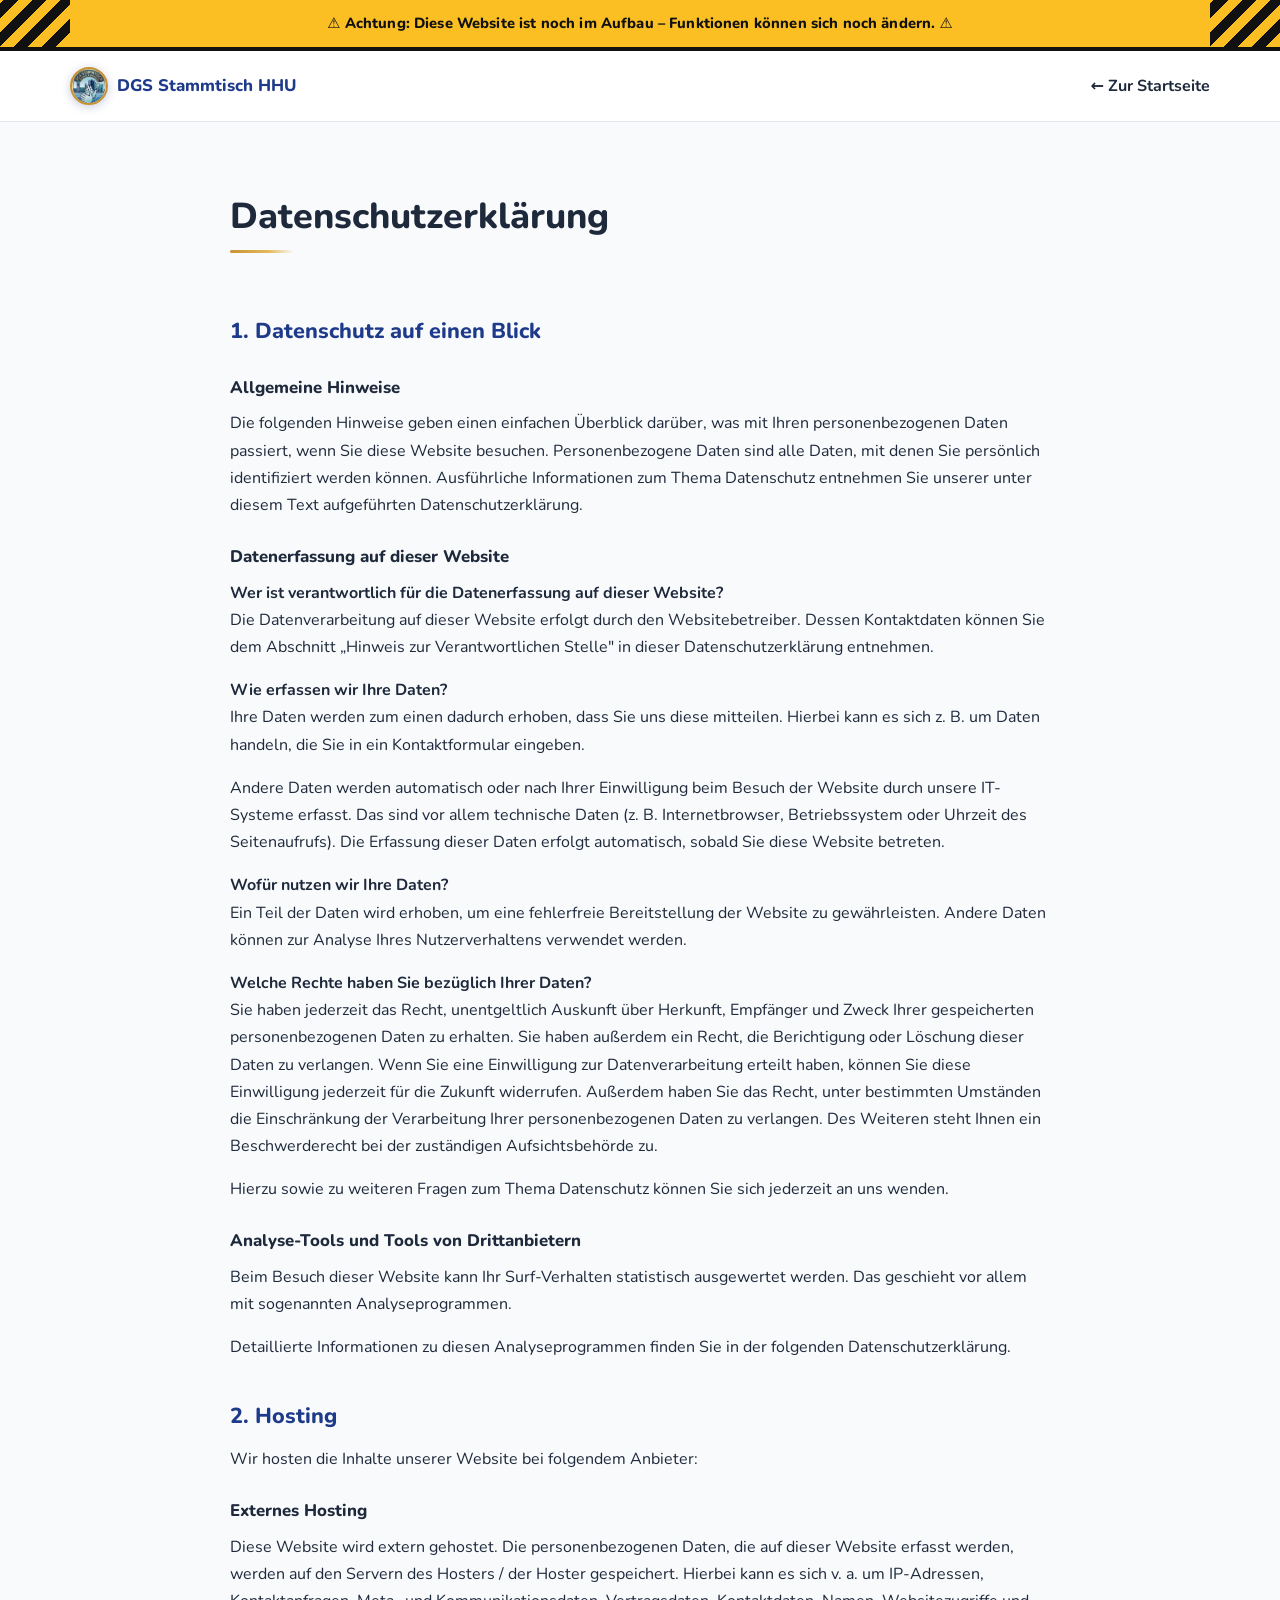
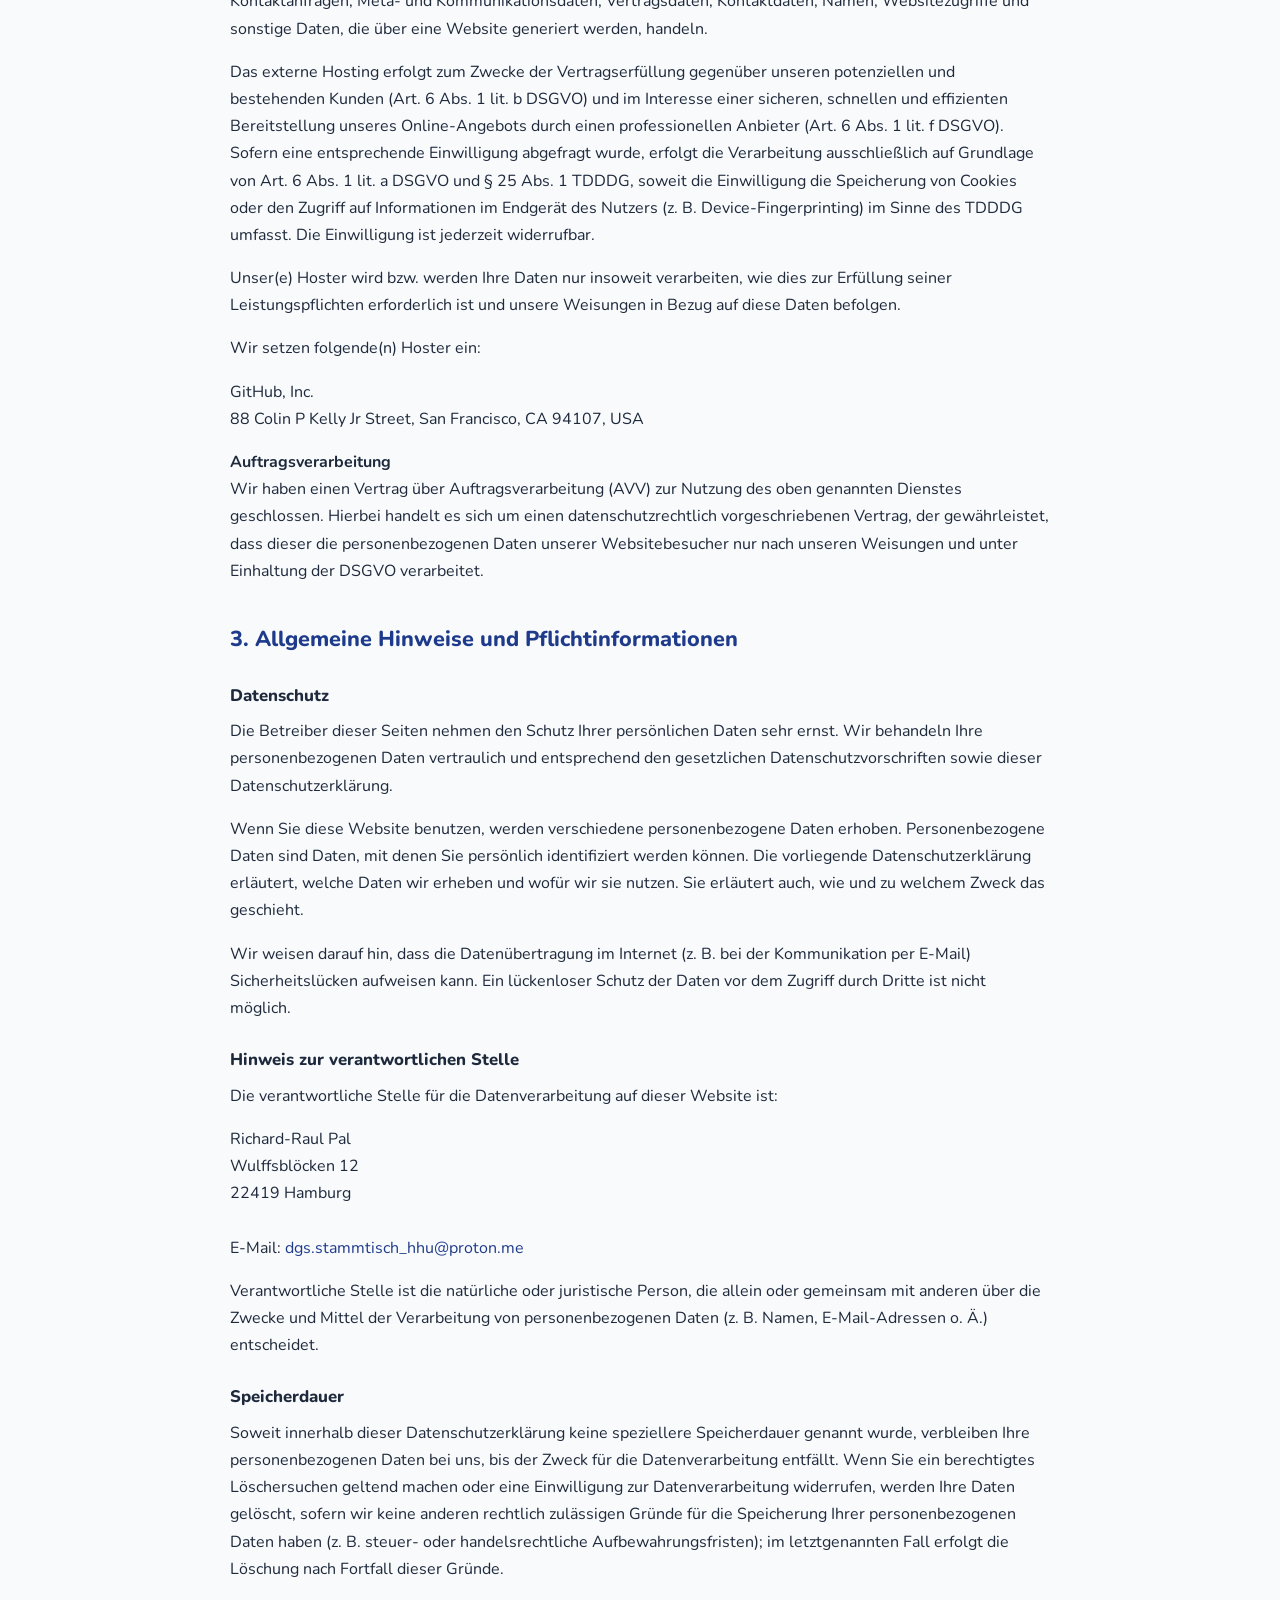
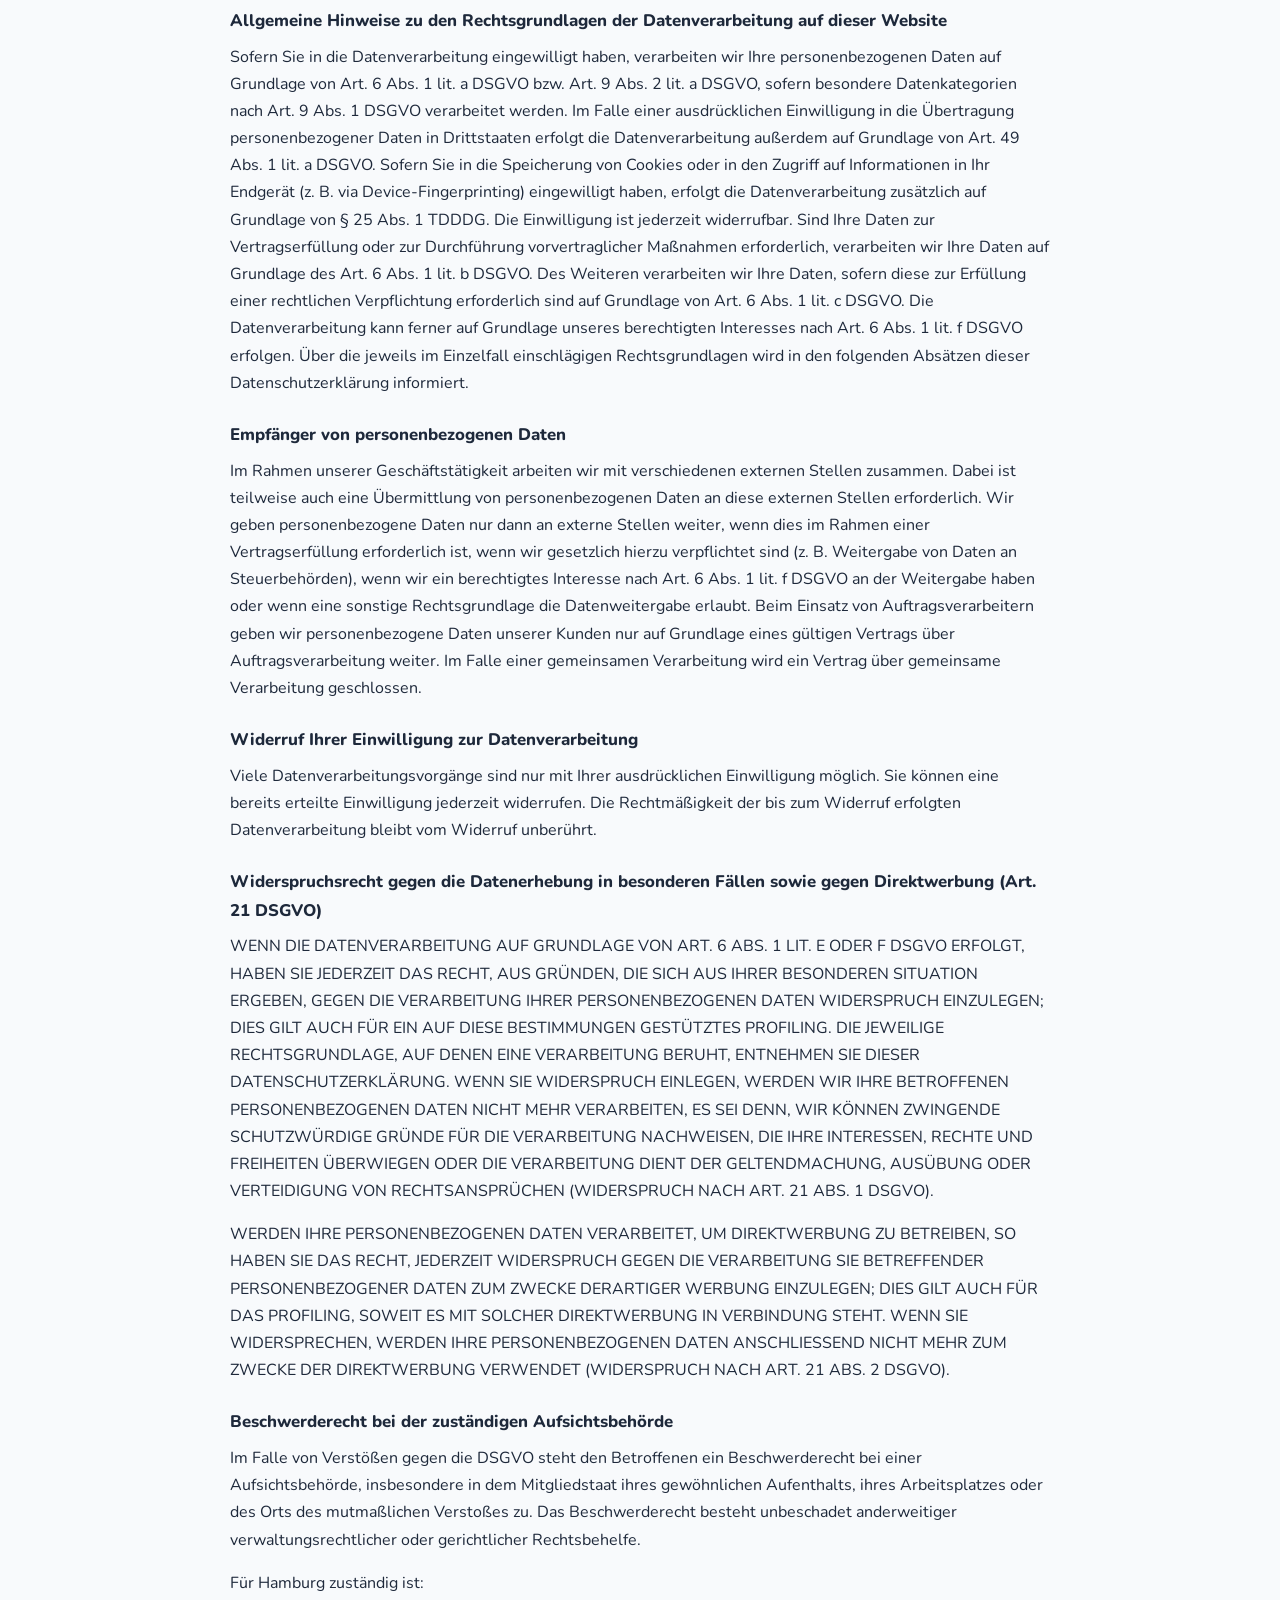
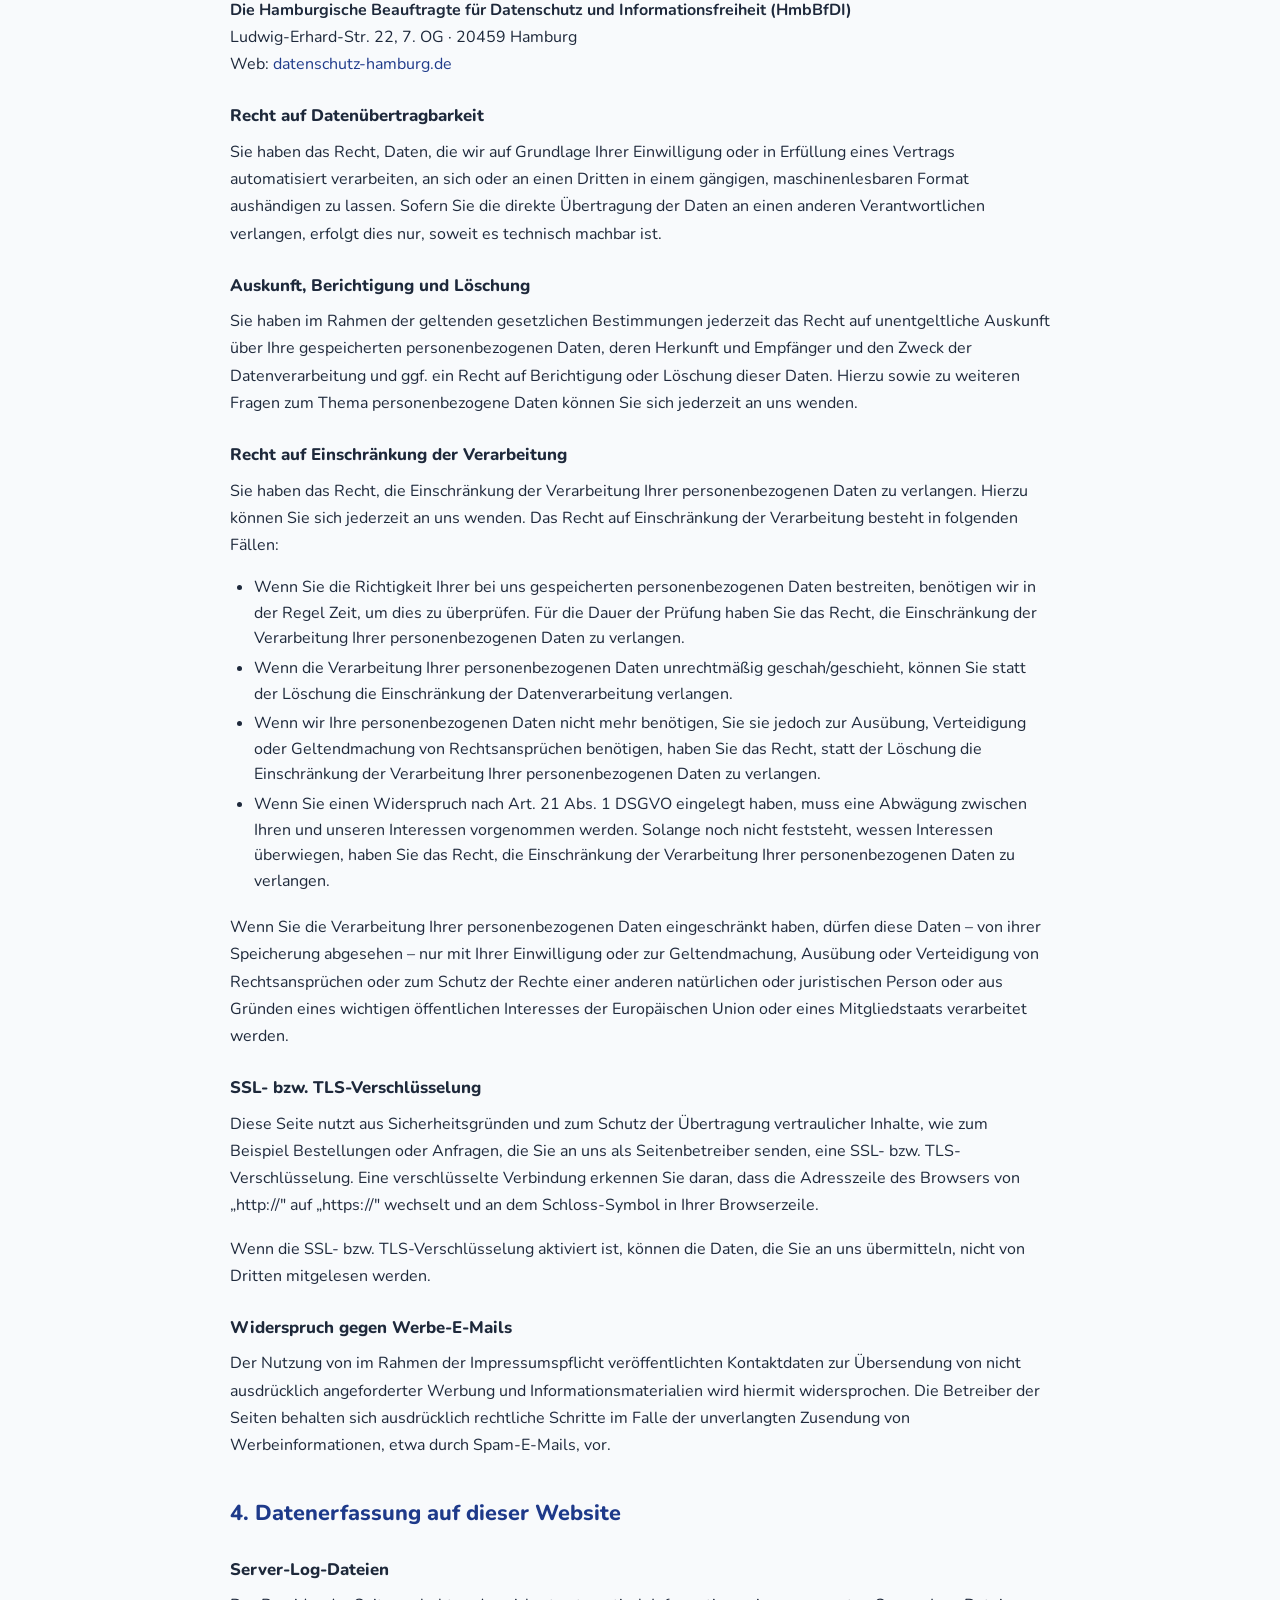
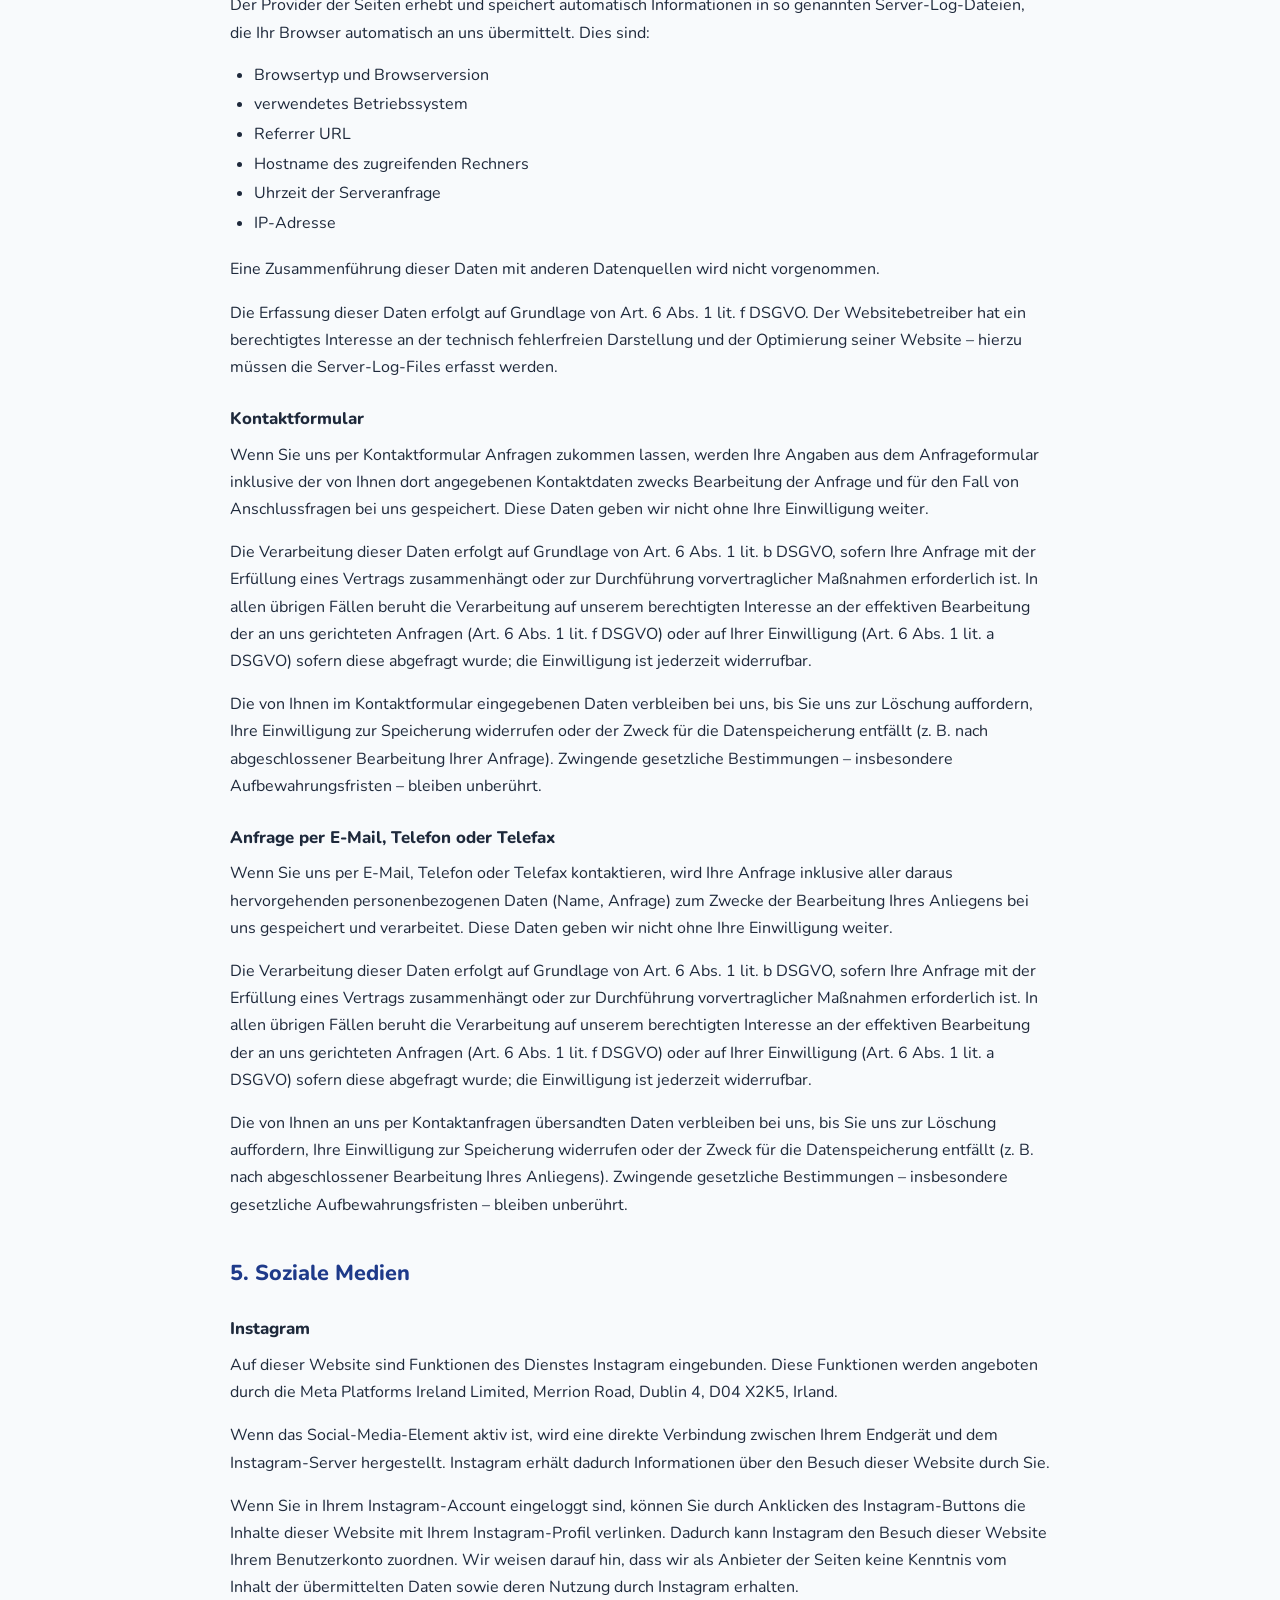
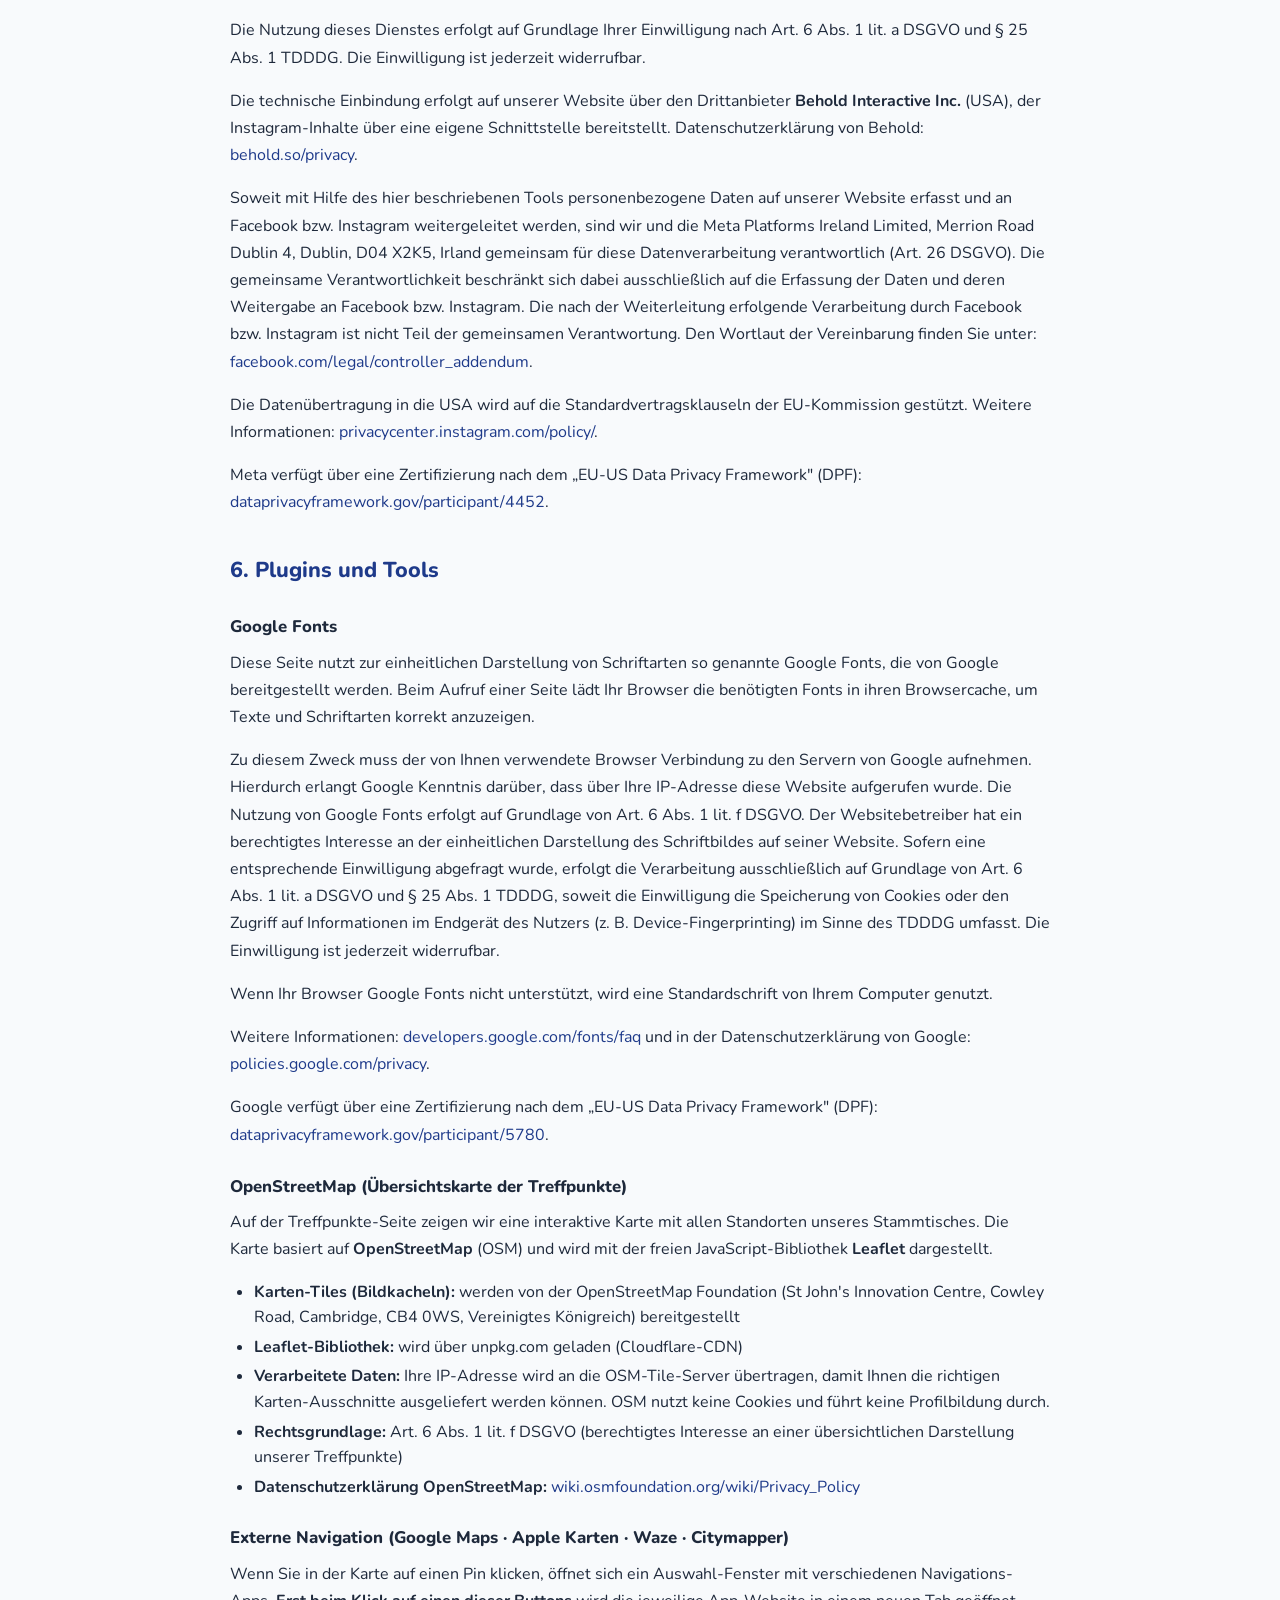
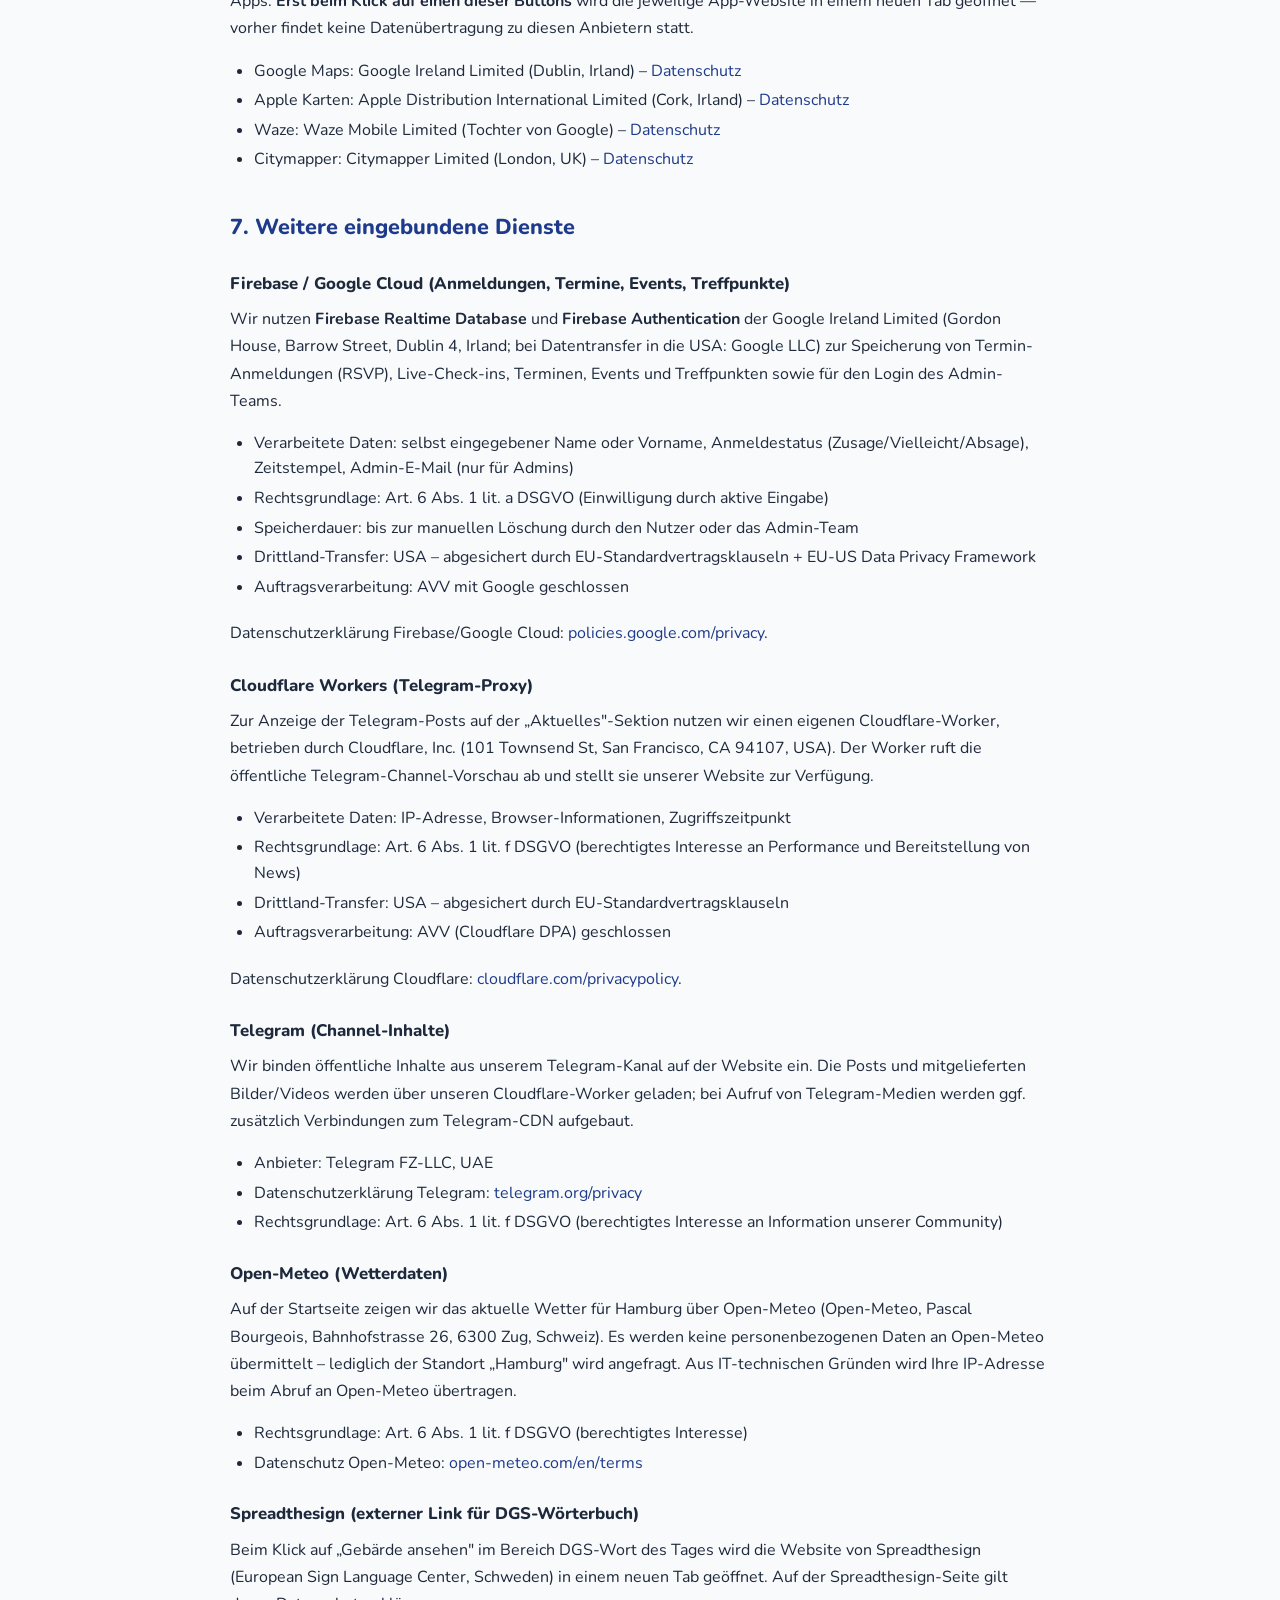
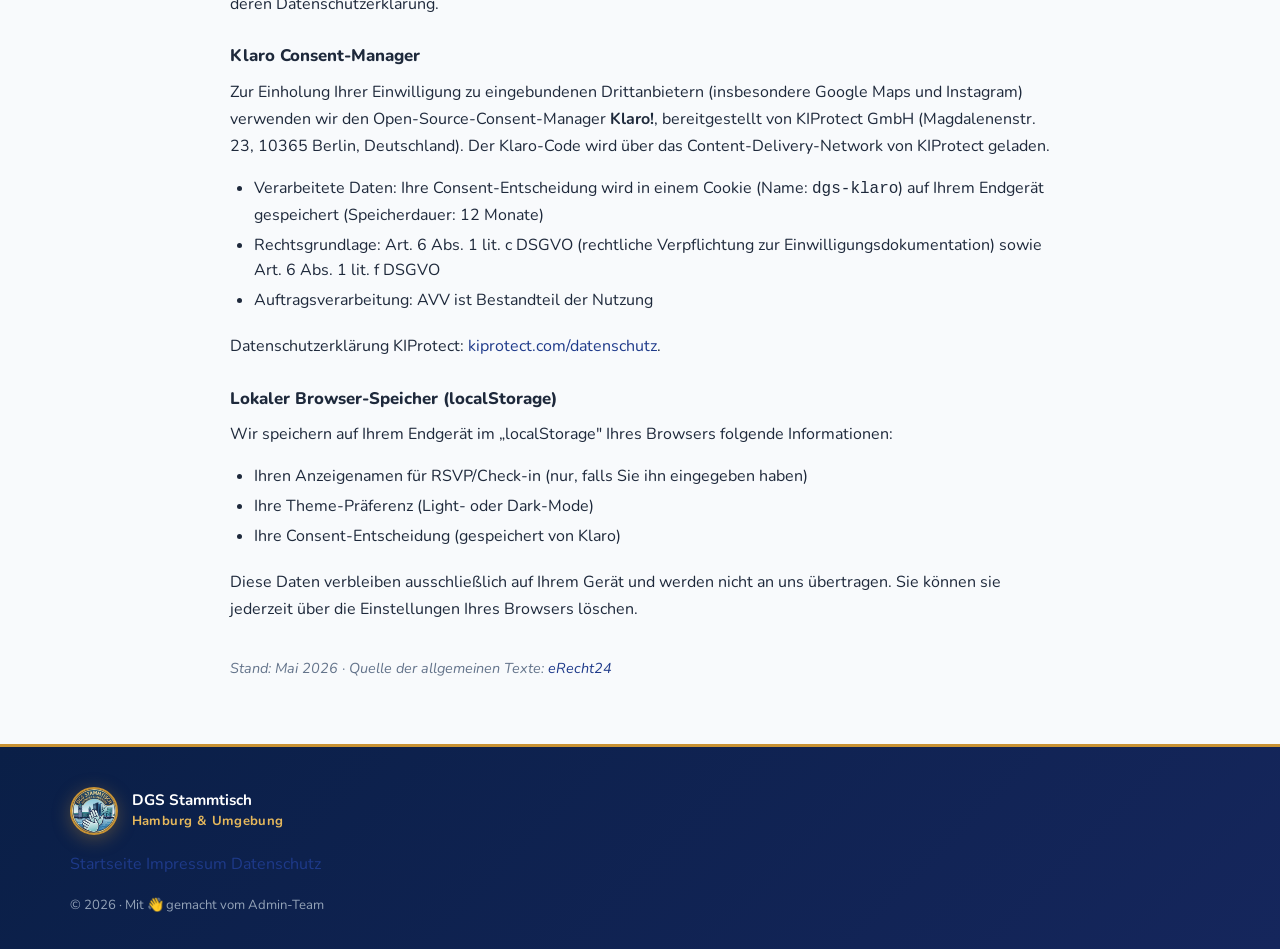
<file: datenschutz.html>
<!DOCTYPE html>
<html lang="de">
<head>
  <meta charset="UTF-8" />
  <meta name="viewport" content="width=device-width, initial-scale=1.0" />
  <title>Datenschutzerklärung – DGS Stammtisch HHU</title>
  <meta name="description" content="Datenschutzerklärung des DGS Stammtisch Hamburg und Umgebung." />
  <meta name="robots" content="noindex, nofollow" />
  <meta name="theme-color" content="#1e3a8a" />
  <link rel="preconnect" href="https://fonts.googleapis.com" />
  <link href="https://fonts.googleapis.com/css2?family=Nunito:wght@400;600;700;800&display=swap" rel="stylesheet" />
  <link rel="stylesheet" href="style.css" />
</head>
<body>

  <div class="under-construction" role="alert">
    <span class="under-construction__text">
      ⚠️ Achtung: Diese Website ist noch im Aufbau – Funktionen können sich noch ändern. ⚠️
    </span>
  </div>

  <header class="header">
    <nav class="nav container">
      <a href="index.html" class="nav__logo">
        <img src="icons/logo.png" alt="" class="nav__logo-img" />
        <span>DGS&nbsp;Stammtisch&nbsp;HHU</span>
      </a>
      <ul class="nav__links nav__links--simple">
        <li><a href="index.html">← Zur Startseite</a></li>
      </ul>
    </nav>
  </header>

  <main class="section legal-page">
    <div class="container legal-page__container">
      <h1 class="section__title">Datenschutzerklärung</h1>

      <h2>1. Datenschutz auf einen Blick</h2>

      <h3>Allgemeine Hinweise</h3>
      <p>Die folgenden Hinweise geben einen einfachen Überblick darüber, was mit Ihren personenbezogenen Daten passiert, wenn Sie diese Website besuchen. Personenbezogene Daten sind alle Daten, mit denen Sie persönlich identifiziert werden können. Ausführliche Informationen zum Thema Datenschutz entnehmen Sie unserer unter diesem Text aufgeführten Datenschutzerklärung.</p>

      <h3>Datenerfassung auf dieser Website</h3>
      <h4>Wer ist verantwortlich für die Datenerfassung auf dieser Website?</h4>
      <p>Die Datenverarbeitung auf dieser Website erfolgt durch den Websitebetreiber. Dessen Kontaktdaten können Sie dem Abschnitt „Hinweis zur Verantwortlichen Stelle" in dieser Datenschutzerklärung entnehmen.</p>

      <h4>Wie erfassen wir Ihre Daten?</h4>
      <p>Ihre Daten werden zum einen dadurch erhoben, dass Sie uns diese mitteilen. Hierbei kann es sich z. B. um Daten handeln, die Sie in ein Kontaktformular eingeben.</p>
      <p>Andere Daten werden automatisch oder nach Ihrer Einwilligung beim Besuch der Website durch unsere IT-Systeme erfasst. Das sind vor allem technische Daten (z. B. Internetbrowser, Betriebssystem oder Uhrzeit des Seitenaufrufs). Die Erfassung dieser Daten erfolgt automatisch, sobald Sie diese Website betreten.</p>

      <h4>Wofür nutzen wir Ihre Daten?</h4>
      <p>Ein Teil der Daten wird erhoben, um eine fehlerfreie Bereitstellung der Website zu gewährleisten. Andere Daten können zur Analyse Ihres Nutzerverhaltens verwendet werden.</p>

      <h4>Welche Rechte haben Sie bezüglich Ihrer Daten?</h4>
      <p>Sie haben jederzeit das Recht, unentgeltlich Auskunft über Herkunft, Empfänger und Zweck Ihrer gespeicherten personenbezogenen Daten zu erhalten. Sie haben außerdem ein Recht, die Berichtigung oder Löschung dieser Daten zu verlangen. Wenn Sie eine Einwilligung zur Datenverarbeitung erteilt haben, können Sie diese Einwilligung jederzeit für die Zukunft widerrufen. Außerdem haben Sie das Recht, unter bestimmten Umständen die Einschränkung der Verarbeitung Ihrer personenbezogenen Daten zu verlangen. Des Weiteren steht Ihnen ein Beschwerderecht bei der zuständigen Aufsichtsbehörde zu.</p>
      <p>Hierzu sowie zu weiteren Fragen zum Thema Datenschutz können Sie sich jederzeit an uns wenden.</p>

      <h3>Analyse-Tools und Tools von Drittanbietern</h3>
      <p>Beim Besuch dieser Website kann Ihr Surf-Verhalten statistisch ausgewertet werden. Das geschieht vor allem mit sogenannten Analyseprogrammen.</p>
      <p>Detaillierte Informationen zu diesen Analyseprogrammen finden Sie in der folgenden Datenschutzerklärung.</p>

      <h2>2. Hosting</h2>
      <p>Wir hosten die Inhalte unserer Website bei folgendem Anbieter:</p>

      <h3>Externes Hosting</h3>
      <p>Diese Website wird extern gehostet. Die personenbezogenen Daten, die auf dieser Website erfasst werden, werden auf den Servern des Hosters / der Hoster gespeichert. Hierbei kann es sich v. a. um IP-Adressen, Kontaktanfragen, Meta- und Kommunikationsdaten, Vertragsdaten, Kontaktdaten, Namen, Websitezugriffe und sonstige Daten, die über eine Website generiert werden, handeln.</p>
      <p>Das externe Hosting erfolgt zum Zwecke der Vertragserfüllung gegenüber unseren potenziellen und bestehenden Kunden (Art. 6 Abs. 1 lit. b DSGVO) und im Interesse einer sicheren, schnellen und effizienten Bereitstellung unseres Online-Angebots durch einen professionellen Anbieter (Art. 6 Abs. 1 lit. f DSGVO). Sofern eine entsprechende Einwilligung abgefragt wurde, erfolgt die Verarbeitung ausschließlich auf Grundlage von Art. 6 Abs. 1 lit. a DSGVO und § 25 Abs. 1 TDDDG, soweit die Einwilligung die Speicherung von Cookies oder den Zugriff auf Informationen im Endgerät des Nutzers (z. B. Device-Fingerprinting) im Sinne des TDDDG umfasst. Die Einwilligung ist jederzeit widerrufbar.</p>
      <p>Unser(e) Hoster wird bzw. werden Ihre Daten nur insoweit verarbeiten, wie dies zur Erfüllung seiner Leistungspflichten erforderlich ist und unsere Weisungen in Bezug auf diese Daten befolgen.</p>
      <p>Wir setzen folgende(n) Hoster ein:</p>
      <p>GitHub, Inc.<br>88 Colin P Kelly Jr Street, San Francisco, CA 94107, USA</p>

      <h4>Auftragsverarbeitung</h4>
      <p>Wir haben einen Vertrag über Auftragsverarbeitung (AVV) zur Nutzung des oben genannten Dienstes geschlossen. Hierbei handelt es sich um einen datenschutzrechtlich vorgeschriebenen Vertrag, der gewährleistet, dass dieser die personenbezogenen Daten unserer Websitebesucher nur nach unseren Weisungen und unter Einhaltung der DSGVO verarbeitet.</p>

      <h2>3. Allgemeine Hinweise und Pflichtinformationen</h2>

      <h3>Datenschutz</h3>
      <p>Die Betreiber dieser Seiten nehmen den Schutz Ihrer persönlichen Daten sehr ernst. Wir behandeln Ihre personenbezogenen Daten vertraulich und entsprechend den gesetzlichen Datenschutzvorschriften sowie dieser Datenschutzerklärung.</p>
      <p>Wenn Sie diese Website benutzen, werden verschiedene personenbezogene Daten erhoben. Personenbezogene Daten sind Daten, mit denen Sie persönlich identifiziert werden können. Die vorliegende Datenschutzerklärung erläutert, welche Daten wir erheben und wofür wir sie nutzen. Sie erläutert auch, wie und zu welchem Zweck das geschieht.</p>
      <p>Wir weisen darauf hin, dass die Datenübertragung im Internet (z. B. bei der Kommunikation per E-Mail) Sicherheitslücken aufweisen kann. Ein lückenloser Schutz der Daten vor dem Zugriff durch Dritte ist nicht möglich.</p>

      <h3>Hinweis zur verantwortlichen Stelle</h3>
      <p>Die verantwortliche Stelle für die Datenverarbeitung auf dieser Website ist:</p>
      <p>
        Richard-Raul Pal<br>
        Wulffsblöcken 12<br>
        22419 Hamburg<br><br>
        E-Mail: <a href="mailto:dgs.stammtisch_hhu@proton.me">dgs.stammtisch_hhu@proton.me</a>
      </p>
      <p>Verantwortliche Stelle ist die natürliche oder juristische Person, die allein oder gemeinsam mit anderen über die Zwecke und Mittel der Verarbeitung von personenbezogenen Daten (z. B. Namen, E-Mail-Adressen o. Ä.) entscheidet.</p>

      <h3>Speicherdauer</h3>
      <p>Soweit innerhalb dieser Datenschutzerklärung keine speziellere Speicherdauer genannt wurde, verbleiben Ihre personenbezogenen Daten bei uns, bis der Zweck für die Datenverarbeitung entfällt. Wenn Sie ein berechtigtes Löschersuchen geltend machen oder eine Einwilligung zur Datenverarbeitung widerrufen, werden Ihre Daten gelöscht, sofern wir keine anderen rechtlich zulässigen Gründe für die Speicherung Ihrer personenbezogenen Daten haben (z. B. steuer- oder handelsrechtliche Aufbewahrungsfristen); im letztgenannten Fall erfolgt die Löschung nach Fortfall dieser Gründe.</p>

      <h3>Allgemeine Hinweise zu den Rechtsgrundlagen der Datenverarbeitung auf dieser Website</h3>
      <p>Sofern Sie in die Datenverarbeitung eingewilligt haben, verarbeiten wir Ihre personenbezogenen Daten auf Grundlage von Art. 6 Abs. 1 lit. a DSGVO bzw. Art. 9 Abs. 2 lit. a DSGVO, sofern besondere Datenkategorien nach Art. 9 Abs. 1 DSGVO verarbeitet werden. Im Falle einer ausdrücklichen Einwilligung in die Übertragung personenbezogener Daten in Drittstaaten erfolgt die Datenverarbeitung außerdem auf Grundlage von Art. 49 Abs. 1 lit. a DSGVO. Sofern Sie in die Speicherung von Cookies oder in den Zugriff auf Informationen in Ihr Endgerät (z. B. via Device-Fingerprinting) eingewilligt haben, erfolgt die Datenverarbeitung zusätzlich auf Grundlage von § 25 Abs. 1 TDDDG. Die Einwilligung ist jederzeit widerrufbar. Sind Ihre Daten zur Vertragserfüllung oder zur Durchführung vorvertraglicher Maßnahmen erforderlich, verarbeiten wir Ihre Daten auf Grundlage des Art. 6 Abs. 1 lit. b DSGVO. Des Weiteren verarbeiten wir Ihre Daten, sofern diese zur Erfüllung einer rechtlichen Verpflichtung erforderlich sind auf Grundlage von Art. 6 Abs. 1 lit. c DSGVO. Die Datenverarbeitung kann ferner auf Grundlage unseres berechtigten Interesses nach Art. 6 Abs. 1 lit. f DSGVO erfolgen. Über die jeweils im Einzelfall einschlägigen Rechtsgrundlagen wird in den folgenden Absätzen dieser Datenschutzerklärung informiert.</p>

      <h3>Empfänger von personenbezogenen Daten</h3>
      <p>Im Rahmen unserer Geschäftstätigkeit arbeiten wir mit verschiedenen externen Stellen zusammen. Dabei ist teilweise auch eine Übermittlung von personenbezogenen Daten an diese externen Stellen erforderlich. Wir geben personenbezogene Daten nur dann an externe Stellen weiter, wenn dies im Rahmen einer Vertragserfüllung erforderlich ist, wenn wir gesetzlich hierzu verpflichtet sind (z. B. Weitergabe von Daten an Steuerbehörden), wenn wir ein berechtigtes Interesse nach Art. 6 Abs. 1 lit. f DSGVO an der Weitergabe haben oder wenn eine sonstige Rechtsgrundlage die Datenweitergabe erlaubt. Beim Einsatz von Auftragsverarbeitern geben wir personenbezogene Daten unserer Kunden nur auf Grundlage eines gültigen Vertrags über Auftragsverarbeitung weiter. Im Falle einer gemeinsamen Verarbeitung wird ein Vertrag über gemeinsame Verarbeitung geschlossen.</p>

      <h3>Widerruf Ihrer Einwilligung zur Datenverarbeitung</h3>
      <p>Viele Datenverarbeitungsvorgänge sind nur mit Ihrer ausdrücklichen Einwilligung möglich. Sie können eine bereits erteilte Einwilligung jederzeit widerrufen. Die Rechtmäßigkeit der bis zum Widerruf erfolgten Datenverarbeitung bleibt vom Widerruf unberührt.</p>

      <h3>Widerspruchsrecht gegen die Datenerhebung in besonderen Fällen sowie gegen Direktwerbung (Art. 21 DSGVO)</h3>
      <p>WENN DIE DATENVERARBEITUNG AUF GRUNDLAGE VON ART. 6 ABS. 1 LIT. E ODER F DSGVO ERFOLGT, HABEN SIE JEDERZEIT DAS RECHT, AUS GRÜNDEN, DIE SICH AUS IHRER BESONDEREN SITUATION ERGEBEN, GEGEN DIE VERARBEITUNG IHRER PERSONENBEZOGENEN DATEN WIDERSPRUCH EINZULEGEN; DIES GILT AUCH FÜR EIN AUF DIESE BESTIMMUNGEN GESTÜTZTES PROFILING. DIE JEWEILIGE RECHTSGRUNDLAGE, AUF DENEN EINE VERARBEITUNG BERUHT, ENTNEHMEN SIE DIESER DATENSCHUTZERKLÄRUNG. WENN SIE WIDERSPRUCH EINLEGEN, WERDEN WIR IHRE BETROFFENEN PERSONENBEZOGENEN DATEN NICHT MEHR VERARBEITEN, ES SEI DENN, WIR KÖNNEN ZWINGENDE SCHUTZWÜRDIGE GRÜNDE FÜR DIE VERARBEITUNG NACHWEISEN, DIE IHRE INTERESSEN, RECHTE UND FREIHEITEN ÜBERWIEGEN ODER DIE VERARBEITUNG DIENT DER GELTENDMACHUNG, AUSÜBUNG ODER VERTEIDIGUNG VON RECHTSANSPRÜCHEN (WIDERSPRUCH NACH ART. 21 ABS. 1 DSGVO).</p>
      <p>WERDEN IHRE PERSONENBEZOGENEN DATEN VERARBEITET, UM DIREKTWERBUNG ZU BETREIBEN, SO HABEN SIE DAS RECHT, JEDERZEIT WIDERSPRUCH GEGEN DIE VERARBEITUNG SIE BETREFFENDER PERSONENBEZOGENER DATEN ZUM ZWECKE DERARTIGER WERBUNG EINZULEGEN; DIES GILT AUCH FÜR DAS PROFILING, SOWEIT ES MIT SOLCHER DIREKTWERBUNG IN VERBINDUNG STEHT. WENN SIE WIDERSPRECHEN, WERDEN IHRE PERSONENBEZOGENEN DATEN ANSCHLIESSEND NICHT MEHR ZUM ZWECKE DER DIREKTWERBUNG VERWENDET (WIDERSPRUCH NACH ART. 21 ABS. 2 DSGVO).</p>

      <h3>Beschwerderecht bei der zuständigen Aufsichtsbehörde</h3>
      <p>Im Falle von Verstößen gegen die DSGVO steht den Betroffenen ein Beschwerderecht bei einer Aufsichtsbehörde, insbesondere in dem Mitgliedstaat ihres gewöhnlichen Aufenthalts, ihres Arbeitsplatzes oder des Orts des mutmaßlichen Verstoßes zu. Das Beschwerderecht besteht unbeschadet anderweitiger verwaltungsrechtlicher oder gerichtlicher Rechtsbehelfe.</p>
      <p>Für Hamburg zuständig ist:<br>
        <strong>Die Hamburgische Beauftragte für Datenschutz und Informationsfreiheit (HmbBfDI)</strong><br>
        Ludwig-Erhard-Str. 22, 7. OG · 20459 Hamburg<br>
        Web: <a href="https://datenschutz-hamburg.de" target="_blank" rel="noopener">datenschutz-hamburg.de</a>
      </p>

      <h3>Recht auf Datenübertragbarkeit</h3>
      <p>Sie haben das Recht, Daten, die wir auf Grundlage Ihrer Einwilligung oder in Erfüllung eines Vertrags automatisiert verarbeiten, an sich oder an einen Dritten in einem gängigen, maschinenlesbaren Format aushändigen zu lassen. Sofern Sie die direkte Übertragung der Daten an einen anderen Verantwortlichen verlangen, erfolgt dies nur, soweit es technisch machbar ist.</p>

      <h3>Auskunft, Berichtigung und Löschung</h3>
      <p>Sie haben im Rahmen der geltenden gesetzlichen Bestimmungen jederzeit das Recht auf unentgeltliche Auskunft über Ihre gespeicherten personenbezogenen Daten, deren Herkunft und Empfänger und den Zweck der Datenverarbeitung und ggf. ein Recht auf Berichtigung oder Löschung dieser Daten. Hierzu sowie zu weiteren Fragen zum Thema personenbezogene Daten können Sie sich jederzeit an uns wenden.</p>

      <h3>Recht auf Einschränkung der Verarbeitung</h3>
      <p>Sie haben das Recht, die Einschränkung der Verarbeitung Ihrer personenbezogenen Daten zu verlangen. Hierzu können Sie sich jederzeit an uns wenden. Das Recht auf Einschränkung der Verarbeitung besteht in folgenden Fällen:</p>
      <ul>
        <li>Wenn Sie die Richtigkeit Ihrer bei uns gespeicherten personenbezogenen Daten bestreiten, benötigen wir in der Regel Zeit, um dies zu überprüfen. Für die Dauer der Prüfung haben Sie das Recht, die Einschränkung der Verarbeitung Ihrer personenbezogenen Daten zu verlangen.</li>
        <li>Wenn die Verarbeitung Ihrer personenbezogenen Daten unrechtmäßig geschah/geschieht, können Sie statt der Löschung die Einschränkung der Datenverarbeitung verlangen.</li>
        <li>Wenn wir Ihre personenbezogenen Daten nicht mehr benötigen, Sie sie jedoch zur Ausübung, Verteidigung oder Geltendmachung von Rechtsansprüchen benötigen, haben Sie das Recht, statt der Löschung die Einschränkung der Verarbeitung Ihrer personenbezogenen Daten zu verlangen.</li>
        <li>Wenn Sie einen Widerspruch nach Art. 21 Abs. 1 DSGVO eingelegt haben, muss eine Abwägung zwischen Ihren und unseren Interessen vorgenommen werden. Solange noch nicht feststeht, wessen Interessen überwiegen, haben Sie das Recht, die Einschränkung der Verarbeitung Ihrer personenbezogenen Daten zu verlangen.</li>
      </ul>
      <p>Wenn Sie die Verarbeitung Ihrer personenbezogenen Daten eingeschränkt haben, dürfen diese Daten – von ihrer Speicherung abgesehen – nur mit Ihrer Einwilligung oder zur Geltendmachung, Ausübung oder Verteidigung von Rechtsansprüchen oder zum Schutz der Rechte einer anderen natürlichen oder juristischen Person oder aus Gründen eines wichtigen öffentlichen Interesses der Europäischen Union oder eines Mitgliedstaats verarbeitet werden.</p>

      <h3>SSL- bzw. TLS-Verschlüsselung</h3>
      <p>Diese Seite nutzt aus Sicherheitsgründen und zum Schutz der Übertragung vertraulicher Inhalte, wie zum Beispiel Bestellungen oder Anfragen, die Sie an uns als Seitenbetreiber senden, eine SSL- bzw. TLS-Verschlüsselung. Eine verschlüsselte Verbindung erkennen Sie daran, dass die Adresszeile des Browsers von „http://" auf „https://" wechselt und an dem Schloss-Symbol in Ihrer Browserzeile.</p>
      <p>Wenn die SSL- bzw. TLS-Verschlüsselung aktiviert ist, können die Daten, die Sie an uns übermitteln, nicht von Dritten mitgelesen werden.</p>

      <h3>Widerspruch gegen Werbe-E-Mails</h3>
      <p>Der Nutzung von im Rahmen der Impressumspflicht veröffentlichten Kontaktdaten zur Übersendung von nicht ausdrücklich angeforderter Werbung und Informationsmaterialien wird hiermit widersprochen. Die Betreiber der Seiten behalten sich ausdrücklich rechtliche Schritte im Falle der unverlangten Zusendung von Werbeinformationen, etwa durch Spam-E-Mails, vor.</p>

      <h2>4. Datenerfassung auf dieser Website</h2>

      <h3>Server-Log-Dateien</h3>
      <p>Der Provider der Seiten erhebt und speichert automatisch Informationen in so genannten Server-Log-Dateien, die Ihr Browser automatisch an uns übermittelt. Dies sind:</p>
      <ul>
        <li>Browsertyp und Browserversion</li>
        <li>verwendetes Betriebssystem</li>
        <li>Referrer URL</li>
        <li>Hostname des zugreifenden Rechners</li>
        <li>Uhrzeit der Serveranfrage</li>
        <li>IP-Adresse</li>
      </ul>
      <p>Eine Zusammenführung dieser Daten mit anderen Datenquellen wird nicht vorgenommen.</p>
      <p>Die Erfassung dieser Daten erfolgt auf Grundlage von Art. 6 Abs. 1 lit. f DSGVO. Der Websitebetreiber hat ein berechtigtes Interesse an der technisch fehlerfreien Darstellung und der Optimierung seiner Website – hierzu müssen die Server-Log-Files erfasst werden.</p>

      <h3>Kontaktformular</h3>
      <p>Wenn Sie uns per Kontaktformular Anfragen zukommen lassen, werden Ihre Angaben aus dem Anfrageformular inklusive der von Ihnen dort angegebenen Kontaktdaten zwecks Bearbeitung der Anfrage und für den Fall von Anschlussfragen bei uns gespeichert. Diese Daten geben wir nicht ohne Ihre Einwilligung weiter.</p>
      <p>Die Verarbeitung dieser Daten erfolgt auf Grundlage von Art. 6 Abs. 1 lit. b DSGVO, sofern Ihre Anfrage mit der Erfüllung eines Vertrags zusammenhängt oder zur Durchführung vorvertraglicher Maßnahmen erforderlich ist. In allen übrigen Fällen beruht die Verarbeitung auf unserem berechtigten Interesse an der effektiven Bearbeitung der an uns gerichteten Anfragen (Art. 6 Abs. 1 lit. f DSGVO) oder auf Ihrer Einwilligung (Art. 6 Abs. 1 lit. a DSGVO) sofern diese abgefragt wurde; die Einwilligung ist jederzeit widerrufbar.</p>
      <p>Die von Ihnen im Kontaktformular eingegebenen Daten verbleiben bei uns, bis Sie uns zur Löschung auffordern, Ihre Einwilligung zur Speicherung widerrufen oder der Zweck für die Datenspeicherung entfällt (z. B. nach abgeschlossener Bearbeitung Ihrer Anfrage). Zwingende gesetzliche Bestimmungen – insbesondere Aufbewahrungsfristen – bleiben unberührt.</p>

      <h3>Anfrage per E-Mail, Telefon oder Telefax</h3>
      <p>Wenn Sie uns per E-Mail, Telefon oder Telefax kontaktieren, wird Ihre Anfrage inklusive aller daraus hervorgehenden personenbezogenen Daten (Name, Anfrage) zum Zwecke der Bearbeitung Ihres Anliegens bei uns gespeichert und verarbeitet. Diese Daten geben wir nicht ohne Ihre Einwilligung weiter.</p>
      <p>Die Verarbeitung dieser Daten erfolgt auf Grundlage von Art. 6 Abs. 1 lit. b DSGVO, sofern Ihre Anfrage mit der Erfüllung eines Vertrags zusammenhängt oder zur Durchführung vorvertraglicher Maßnahmen erforderlich ist. In allen übrigen Fällen beruht die Verarbeitung auf unserem berechtigten Interesse an der effektiven Bearbeitung der an uns gerichteten Anfragen (Art. 6 Abs. 1 lit. f DSGVO) oder auf Ihrer Einwilligung (Art. 6 Abs. 1 lit. a DSGVO) sofern diese abgefragt wurde; die Einwilligung ist jederzeit widerrufbar.</p>
      <p>Die von Ihnen an uns per Kontaktanfragen übersandten Daten verbleiben bei uns, bis Sie uns zur Löschung auffordern, Ihre Einwilligung zur Speicherung widerrufen oder der Zweck für die Datenspeicherung entfällt (z. B. nach abgeschlossener Bearbeitung Ihres Anliegens). Zwingende gesetzliche Bestimmungen – insbesondere gesetzliche Aufbewahrungsfristen – bleiben unberührt.</p>

      <h2>5. Soziale Medien</h2>

      <h3>Instagram</h3>
      <p>Auf dieser Website sind Funktionen des Dienstes Instagram eingebunden. Diese Funktionen werden angeboten durch die Meta Platforms Ireland Limited, Merrion Road, Dublin 4, D04 X2K5, Irland.</p>
      <p>Wenn das Social-Media-Element aktiv ist, wird eine direkte Verbindung zwischen Ihrem Endgerät und dem Instagram-Server hergestellt. Instagram erhält dadurch Informationen über den Besuch dieser Website durch Sie.</p>
      <p>Wenn Sie in Ihrem Instagram-Account eingeloggt sind, können Sie durch Anklicken des Instagram-Buttons die Inhalte dieser Website mit Ihrem Instagram-Profil verlinken. Dadurch kann Instagram den Besuch dieser Website Ihrem Benutzerkonto zuordnen. Wir weisen darauf hin, dass wir als Anbieter der Seiten keine Kenntnis vom Inhalt der übermittelten Daten sowie deren Nutzung durch Instagram erhalten.</p>
      <p>Die Nutzung dieses Dienstes erfolgt auf Grundlage Ihrer Einwilligung nach Art. 6 Abs. 1 lit. a DSGVO und § 25 Abs. 1 TDDDG. Die Einwilligung ist jederzeit widerrufbar.</p>
      <p>Die technische Einbindung erfolgt auf unserer Website über den Drittanbieter <strong>Behold Interactive Inc.</strong> (USA), der Instagram-Inhalte über eine eigene Schnittstelle bereitstellt. Datenschutzerklärung von Behold: <a href="https://behold.so/privacy" target="_blank" rel="noopener">behold.so/privacy</a>.</p>
      <p>Soweit mit Hilfe des hier beschriebenen Tools personenbezogene Daten auf unserer Website erfasst und an Facebook bzw. Instagram weitergeleitet werden, sind wir und die Meta Platforms Ireland Limited, Merrion Road Dublin 4, Dublin, D04 X2K5, Irland gemeinsam für diese Datenverarbeitung verantwortlich (Art. 26 DSGVO). Die gemeinsame Verantwortlichkeit beschränkt sich dabei ausschließlich auf die Erfassung der Daten und deren Weitergabe an Facebook bzw. Instagram. Die nach der Weiterleitung erfolgende Verarbeitung durch Facebook bzw. Instagram ist nicht Teil der gemeinsamen Verantwortung. Den Wortlaut der Vereinbarung finden Sie unter: <a href="https://www.facebook.com/legal/controller_addendum" target="_blank" rel="noopener">facebook.com/legal/controller_addendum</a>.</p>
      <p>Die Datenübertragung in die USA wird auf die Standardvertragsklauseln der EU-Kommission gestützt. Weitere Informationen: <a href="https://privacycenter.instagram.com/policy/" target="_blank" rel="noopener">privacycenter.instagram.com/policy/</a>.</p>
      <p>Meta verfügt über eine Zertifizierung nach dem „EU-US Data Privacy Framework" (DPF): <a href="https://www.dataprivacyframework.gov/participant/4452" target="_blank" rel="noopener">dataprivacyframework.gov/participant/4452</a>.</p>

      <h2>6. Plugins und Tools</h2>

      <h3>Google Fonts</h3>
      <p>Diese Seite nutzt zur einheitlichen Darstellung von Schriftarten so genannte Google Fonts, die von Google bereitgestellt werden. Beim Aufruf einer Seite lädt Ihr Browser die benötigten Fonts in ihren Browsercache, um Texte und Schriftarten korrekt anzuzeigen.</p>
      <p>Zu diesem Zweck muss der von Ihnen verwendete Browser Verbindung zu den Servern von Google aufnehmen. Hierdurch erlangt Google Kenntnis darüber, dass über Ihre IP-Adresse diese Website aufgerufen wurde. Die Nutzung von Google Fonts erfolgt auf Grundlage von Art. 6 Abs. 1 lit. f DSGVO. Der Websitebetreiber hat ein berechtigtes Interesse an der einheitlichen Darstellung des Schriftbildes auf seiner Website. Sofern eine entsprechende Einwilligung abgefragt wurde, erfolgt die Verarbeitung ausschließlich auf Grundlage von Art. 6 Abs. 1 lit. a DSGVO und § 25 Abs. 1 TDDDG, soweit die Einwilligung die Speicherung von Cookies oder den Zugriff auf Informationen im Endgerät des Nutzers (z. B. Device-Fingerprinting) im Sinne des TDDDG umfasst. Die Einwilligung ist jederzeit widerrufbar.</p>
      <p>Wenn Ihr Browser Google Fonts nicht unterstützt, wird eine Standardschrift von Ihrem Computer genutzt.</p>
      <p>Weitere Informationen: <a href="https://developers.google.com/fonts/faq" target="_blank" rel="noopener">developers.google.com/fonts/faq</a> und in der Datenschutzerklärung von Google: <a href="https://policies.google.com/privacy?hl=de" target="_blank" rel="noopener">policies.google.com/privacy</a>.</p>
      <p>Google verfügt über eine Zertifizierung nach dem „EU-US Data Privacy Framework" (DPF): <a href="https://www.dataprivacyframework.gov/participant/5780" target="_blank" rel="noopener">dataprivacyframework.gov/participant/5780</a>.</p>

      <h3>OpenStreetMap (Übersichtskarte der Treffpunkte)</h3>
      <p>Auf der Treffpunkte-Seite zeigen wir eine interaktive Karte mit allen Standorten unseres Stammtisches. Die Karte basiert auf <strong>OpenStreetMap</strong> (OSM) und wird mit der freien JavaScript-Bibliothek <strong>Leaflet</strong> dargestellt.</p>
      <ul>
        <li><strong>Karten-Tiles (Bildkacheln):</strong> werden von der OpenStreetMap Foundation (St John's Innovation Centre, Cowley Road, Cambridge, CB4 0WS, Vereinigtes Königreich) bereitgestellt</li>
        <li><strong>Leaflet-Bibliothek:</strong> wird über unpkg.com geladen (Cloudflare-CDN)</li>
        <li><strong>Verarbeitete Daten:</strong> Ihre IP-Adresse wird an die OSM-Tile-Server übertragen, damit Ihnen die richtigen Karten-Ausschnitte ausgeliefert werden können. OSM nutzt keine Cookies und führt keine Profilbildung durch.</li>
        <li><strong>Rechtsgrundlage:</strong> Art. 6 Abs. 1 lit. f DSGVO (berechtigtes Interesse an einer übersichtlichen Darstellung unserer Treffpunkte)</li>
        <li><strong>Datenschutzerklärung OpenStreetMap:</strong> <a href="https://wiki.osmfoundation.org/wiki/Privacy_Policy" target="_blank" rel="noopener">wiki.osmfoundation.org/wiki/Privacy_Policy</a></li>
      </ul>

      <h3>Externe Navigation (Google Maps · Apple Karten · Waze · Citymapper)</h3>
      <p>Wenn Sie in der Karte auf einen Pin klicken, öffnet sich ein Auswahl-Fenster mit verschiedenen Navigations-Apps. <strong>Erst beim Klick auf einen dieser Buttons</strong> wird die jeweilige App-Website in einem neuen Tab geöffnet — vorher findet keine Datenübertragung zu diesen Anbietern statt.</p>
      <ul>
        <li>Google Maps: Google Ireland Limited (Dublin, Irland) – <a href="https://policies.google.com/privacy?hl=de" target="_blank" rel="noopener">Datenschutz</a></li>
        <li>Apple Karten: Apple Distribution International Limited (Cork, Irland) – <a href="https://www.apple.com/legal/privacy/" target="_blank" rel="noopener">Datenschutz</a></li>
        <li>Waze: Waze Mobile Limited (Tochter von Google) – <a href="https://www.waze.com/legal/privacy" target="_blank" rel="noopener">Datenschutz</a></li>
        <li>Citymapper: Citymapper Limited (London, UK) – <a href="https://citymapper.com/privacy" target="_blank" rel="noopener">Datenschutz</a></li>
      </ul>

      <h2>7. Weitere eingebundene Dienste</h2>

      <h3>Firebase / Google Cloud (Anmeldungen, Termine, Events, Treffpunkte)</h3>
      <p>Wir nutzen <strong>Firebase Realtime Database</strong> und <strong>Firebase Authentication</strong> der Google Ireland Limited (Gordon House, Barrow Street, Dublin 4, Irland; bei Datentransfer in die USA: Google LLC) zur Speicherung von Termin-Anmeldungen (RSVP), Live-Check-ins, Terminen, Events und Treffpunkten sowie für den Login des Admin-Teams.</p>
      <ul>
        <li>Verarbeitete Daten: selbst eingegebener Name oder Vorname, Anmeldestatus (Zusage/Vielleicht/Absage), Zeitstempel, Admin-E-Mail (nur für Admins)</li>
        <li>Rechtsgrundlage: Art. 6 Abs. 1 lit. a DSGVO (Einwilligung durch aktive Eingabe)</li>
        <li>Speicherdauer: bis zur manuellen Löschung durch den Nutzer oder das Admin-Team</li>
        <li>Drittland-Transfer: USA – abgesichert durch EU-Standardvertragsklauseln + EU-US Data Privacy Framework</li>
        <li>Auftragsverarbeitung: AVV mit Google geschlossen</li>
      </ul>
      <p>Datenschutzerklärung Firebase/Google Cloud: <a href="https://policies.google.com/privacy?hl=de" target="_blank" rel="noopener">policies.google.com/privacy</a>.</p>

      <h3>Cloudflare Workers (Telegram-Proxy)</h3>
      <p>Zur Anzeige der Telegram-Posts auf der „Aktuelles"-Sektion nutzen wir einen eigenen Cloudflare-Worker, betrieben durch Cloudflare, Inc. (101 Townsend St, San Francisco, CA 94107, USA). Der Worker ruft die öffentliche Telegram-Channel-Vorschau ab und stellt sie unserer Website zur Verfügung.</p>
      <ul>
        <li>Verarbeitete Daten: IP-Adresse, Browser-Informationen, Zugriffszeitpunkt</li>
        <li>Rechtsgrundlage: Art. 6 Abs. 1 lit. f DSGVO (berechtigtes Interesse an Performance und Bereitstellung von News)</li>
        <li>Drittland-Transfer: USA – abgesichert durch EU-Standardvertragsklauseln</li>
        <li>Auftragsverarbeitung: AVV (Cloudflare DPA) geschlossen</li>
      </ul>
      <p>Datenschutzerklärung Cloudflare: <a href="https://www.cloudflare.com/privacypolicy/" target="_blank" rel="noopener">cloudflare.com/privacypolicy</a>.</p>

      <h3>Telegram (Channel-Inhalte)</h3>
      <p>Wir binden öffentliche Inhalte aus unserem Telegram-Kanal auf der Website ein. Die Posts und mitgelieferten Bilder/Videos werden über unseren Cloudflare-Worker geladen; bei Aufruf von Telegram-Medien werden ggf. zusätzlich Verbindungen zum Telegram-CDN aufgebaut.</p>
      <ul>
        <li>Anbieter: Telegram FZ-LLC, UAE</li>
        <li>Datenschutzerklärung Telegram: <a href="https://telegram.org/privacy" target="_blank" rel="noopener">telegram.org/privacy</a></li>
        <li>Rechtsgrundlage: Art. 6 Abs. 1 lit. f DSGVO (berechtigtes Interesse an Information unserer Community)</li>
      </ul>

      <h3>Open-Meteo (Wetterdaten)</h3>
      <p>Auf der Startseite zeigen wir das aktuelle Wetter für Hamburg über Open-Meteo (Open-Meteo, Pascal Bourgeois, Bahnhofstrasse 26, 6300 Zug, Schweiz). Es werden keine personenbezogenen Daten an Open-Meteo übermittelt – lediglich der Standort „Hamburg" wird angefragt. Aus IT-technischen Gründen wird Ihre IP-Adresse beim Abruf an Open-Meteo übertragen.</p>
      <ul>
        <li>Rechtsgrundlage: Art. 6 Abs. 1 lit. f DSGVO (berechtigtes Interesse)</li>
        <li>Datenschutz Open-Meteo: <a href="https://open-meteo.com/en/terms" target="_blank" rel="noopener">open-meteo.com/en/terms</a></li>
      </ul>

      <h3>Spreadthesign (externer Link für DGS-Wörterbuch)</h3>
      <p>Beim Klick auf „Gebärde ansehen" im Bereich DGS-Wort des Tages wird die Website von Spreadthesign (European Sign Language Center, Schweden) in einem neuen Tab geöffnet. Auf der Spreadthesign-Seite gilt deren Datenschutzerklärung.</p>

      <h3>Klaro Consent-Manager</h3>
      <p>Zur Einholung Ihrer Einwilligung zu eingebundenen Drittanbietern (insbesondere Google Maps und Instagram) verwenden wir den Open-Source-Consent-Manager <strong>Klaro!</strong>, bereitgestellt von KIProtect GmbH (Magdalenenstr. 23, 10365 Berlin, Deutschland). Der Klaro-Code wird über das Content-Delivery-Network von KIProtect geladen.</p>
      <ul>
        <li>Verarbeitete Daten: Ihre Consent-Entscheidung wird in einem Cookie (Name: <code>dgs-klaro</code>) auf Ihrem Endgerät gespeichert (Speicherdauer: 12 Monate)</li>
        <li>Rechtsgrundlage: Art. 6 Abs. 1 lit. c DSGVO (rechtliche Verpflichtung zur Einwilligungsdokumentation) sowie Art. 6 Abs. 1 lit. f DSGVO</li>
        <li>Auftragsverarbeitung: AVV ist Bestandteil der Nutzung</li>
      </ul>
      <p>Datenschutzerklärung KIProtect: <a href="https://kiprotect.com/datenschutz.html" target="_blank" rel="noopener">kiprotect.com/datenschutz</a>.</p>

      <h3>Lokaler Browser-Speicher (localStorage)</h3>
      <p>Wir speichern auf Ihrem Endgerät im „localStorage" Ihres Browsers folgende Informationen:</p>
      <ul>
        <li>Ihren Anzeigenamen für RSVP/Check-in (nur, falls Sie ihn eingegeben haben)</li>
        <li>Ihre Theme-Präferenz (Light- oder Dark-Mode)</li>
        <li>Ihre Consent-Entscheidung (gespeichert von Klaro)</li>
      </ul>
      <p>Diese Daten verbleiben ausschließlich auf Ihrem Gerät und werden nicht an uns übertragen. Sie können sie jederzeit über die Einstellungen Ihres Browsers löschen.</p>

      <p class="legal-page__updated">
        <em>Stand: Mai 2026 · Quelle der allgemeinen Texte: <a href="https://www.e-recht24.de" target="_blank" rel="noopener">eRecht24</a></em>
      </p>
    </div>
  </main>

  <footer class="footer">
    <div class="container footer__inner">
      <div class="footer__brand">
        <img src="icons/logo.png" alt="" class="footer__logo" />
        <div>
          <strong>DGS Stammtisch</strong><br>
          <span class="footer__sub">Hamburg &amp; Umgebung</span>
        </div>
      </div>
      <nav aria-label="Footer-Navigation">
        <a href="index.html">Startseite</a>
        <a href="impressum.html">Impressum</a>
        <a href="datenschutz.html">Datenschutz</a>
      </nav>
      <p class="footer__copy">© 2026 · Mit 👋 gemacht vom Admin-Team</p>
    </div>
  </footer>

</body>
</html>
</file>
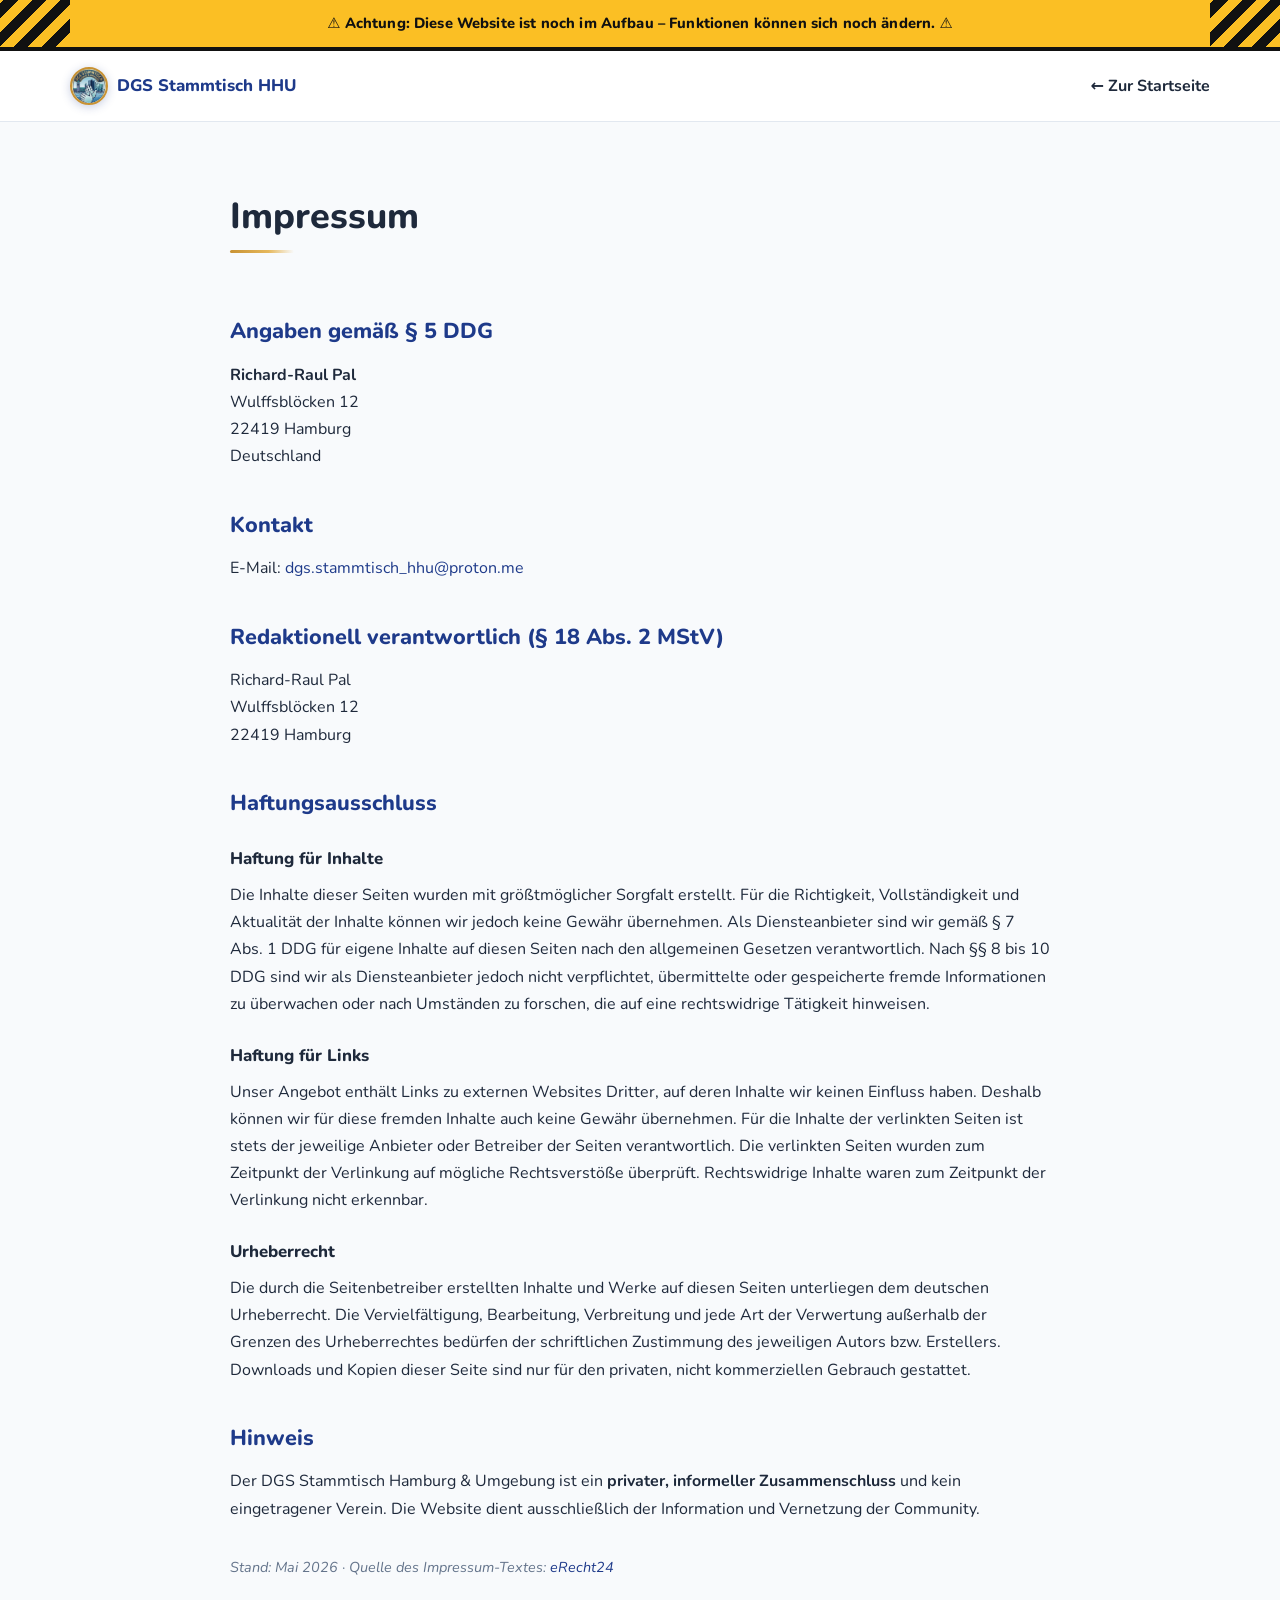
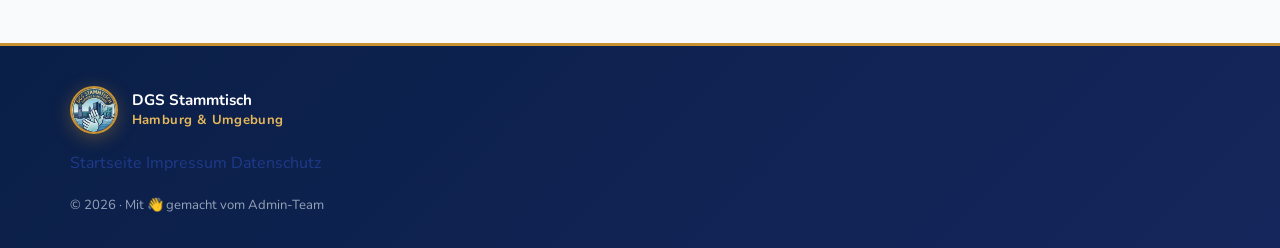
<file: impressum.html>
<!DOCTYPE html>
<html lang="de">
<head>
  <meta charset="UTF-8" />
  <meta name="viewport" content="width=device-width, initial-scale=1.0" />
  <title>Impressum – DGS Stammtisch HHU</title>
  <meta name="description" content="Impressum des DGS Stammtisch Hamburg und Umgebung." />
  <meta name="robots" content="noindex, nofollow" />
  <meta name="theme-color" content="#1e3a8a" />
  <link rel="preconnect" href="https://fonts.googleapis.com" />
  <link href="https://fonts.googleapis.com/css2?family=Nunito:wght@400;600;700;800&display=swap" rel="stylesheet" />
  <link rel="stylesheet" href="style.css" />
</head>
<body>

  <div class="under-construction" role="alert">
    <span class="under-construction__text">
      ⚠️ Achtung: Diese Website ist noch im Aufbau – Funktionen können sich noch ändern. ⚠️
    </span>
  </div>

  <header class="header">
    <nav class="nav container">
      <a href="index.html" class="nav__logo">
        <img src="icons/logo.png" alt="" class="nav__logo-img" />
        <span>DGS&nbsp;Stammtisch&nbsp;HHU</span>
      </a>
      <ul class="nav__links nav__links--simple">
        <li><a href="index.html">← Zur Startseite</a></li>
      </ul>
    </nav>
  </header>

  <main class="section legal-page">
    <div class="container legal-page__container">
      <h1 class="section__title">Impressum</h1>

      <h2>Angaben gemäß § 5 DDG</h2>
      <p>
        <strong>Richard-Raul Pal</strong><br>
        Wulffsblöcken 12<br>
        22419 Hamburg<br>
        Deutschland
      </p>

      <h2>Kontakt</h2>
      <p>
        E-Mail: <a href="mailto:dgs.stammtisch_hhu@proton.me">dgs.stammtisch_hhu@proton.me</a>
      </p>

      <h2>Redaktionell verantwortlich (§ 18 Abs. 2 MStV)</h2>
      <p>
        Richard-Raul Pal<br>
        Wulffsblöcken 12<br>
        22419 Hamburg
      </p>

      <h2>Haftungsausschluss</h2>

      <h3>Haftung für Inhalte</h3>
      <p>
        Die Inhalte dieser Seiten wurden mit größtmöglicher Sorgfalt erstellt. Für die Richtigkeit, Vollständigkeit
        und Aktualität der Inhalte können wir jedoch keine Gewähr übernehmen. Als Diensteanbieter sind wir gemäß § 7
        Abs. 1 DDG für eigene Inhalte auf diesen Seiten nach den allgemeinen Gesetzen verantwortlich. Nach §§ 8 bis 10
        DDG sind wir als Diensteanbieter jedoch nicht verpflichtet, übermittelte oder gespeicherte fremde Informationen
        zu überwachen oder nach Umständen zu forschen, die auf eine rechtswidrige Tätigkeit hinweisen.
      </p>

      <h3>Haftung für Links</h3>
      <p>
        Unser Angebot enthält Links zu externen Websites Dritter, auf deren Inhalte wir keinen Einfluss haben.
        Deshalb können wir für diese fremden Inhalte auch keine Gewähr übernehmen. Für die Inhalte der verlinkten Seiten
        ist stets der jeweilige Anbieter oder Betreiber der Seiten verantwortlich. Die verlinkten Seiten wurden zum
        Zeitpunkt der Verlinkung auf mögliche Rechtsverstöße überprüft. Rechtswidrige Inhalte waren zum Zeitpunkt der
        Verlinkung nicht erkennbar.
      </p>

      <h3>Urheberrecht</h3>
      <p>
        Die durch die Seitenbetreiber erstellten Inhalte und Werke auf diesen Seiten unterliegen dem deutschen
        Urheberrecht. Die Vervielfältigung, Bearbeitung, Verbreitung und jede Art der Verwertung außerhalb der Grenzen
        des Urheberrechtes bedürfen der schriftlichen Zustimmung des jeweiligen Autors bzw. Erstellers. Downloads und
        Kopien dieser Seite sind nur für den privaten, nicht kommerziellen Gebrauch gestattet.
      </p>

      <h2>Hinweis</h2>
      <p>
        Der DGS Stammtisch Hamburg &amp; Umgebung ist ein <strong>privater, informeller Zusammenschluss</strong> und
        kein eingetragener Verein. Die Website dient ausschließlich der Information und Vernetzung der Community.
      </p>

      <p class="legal-page__updated">
        <em>Stand: Mai 2026 · Quelle des Impressum-Textes: <a href="https://www.e-recht24.de" target="_blank" rel="noopener">eRecht24</a></em>
      </p>
    </div>
  </main>

  <footer class="footer">
    <div class="container footer__inner">
      <div class="footer__brand">
        <img src="icons/logo.png" alt="" class="footer__logo" />
        <div>
          <strong>DGS Stammtisch</strong><br>
          <span class="footer__sub">Hamburg &amp; Umgebung</span>
        </div>
      </div>
      <nav aria-label="Footer-Navigation">
        <a href="index.html">Startseite</a>
        <a href="impressum.html">Impressum</a>
        <a href="datenschutz.html">Datenschutz</a>
      </nav>
      <p class="footer__copy">© 2026 · Mit 👋 gemacht vom Admin-Team</p>
    </div>
  </footer>

</body>
</html>
</file>
<file: style.css>
/* ===== CUSTOM PROPERTIES ===== */
:root {
  --primary: #1e3a8a;          /* tiefes Marineblau (Logo-Hintergrund) */
  --primary-dark: #15265c;
  --primary-light: #2563eb;
  --accent: #c89233;           /* Goldener Logo-Rand */
  --accent-light: #e6b85c;
  --teal: #3a8a9e;             /* Hafenwasser/Gebäude */
  --bg: #f8fafc;
  --bg-alt: #eef2ff;
  --surface: #ffffff;
  --text: #1e293b;
  --text-muted: #64748b;
  --border: #e2e8f0;
  --radius: 1rem;
  --shadow: 0 4px 24px rgba(30,58,138,0.10);
  --shadow-hover: 0 8px 32px rgba(30,58,138,0.20);
  --shadow-gold: 0 4px 18px rgba(200,146,51,0.35);
  --transition: 0.22s ease;
}

/* ===== DARK MODE ===== */
[data-theme="dark"] {
  --primary: #60a5fa;
  --primary-dark: #93c5fd;
  --primary-light: #3b82f6;
  --accent: #e6b85c;
  --accent-light: #f4d57a;
  --teal: #5db5cb;
  --bg: #0a1426;
  --bg-alt: #15243f;
  --surface: #15243f;
  --text: #f1f5f9;
  --text-muted: #94a3b8;
  --border: #2c3e5e;
  --shadow: 0 4px 24px rgba(0,0,0,0.4);
  --shadow-hover: 0 8px 32px rgba(0,0,0,0.55);
  --shadow-gold: 0 4px 18px rgba(230,184,92,0.30);
}

/* System-Präferenz als Fallback (ohne JS) */
@media (prefers-color-scheme: dark) {
  :root:not([data-theme="light"]) {
    --primary: #60a5fa;
    --primary-dark: #93c5fd;
    --primary-light: #3b82f6;
    --accent: #e6b85c;
    --accent-light: #f4d57a;
    --teal: #5db5cb;
    --bg: #0a1426;
    --bg-alt: #15243f;
    --surface: #15243f;
    --text: #f1f5f9;
    --text-muted: #94a3b8;
    --border: #2c3e5e;
    --shadow: 0 4px 24px rgba(0,0,0,0.4);
    --shadow-hover: 0 8px 32px rgba(0,0,0,0.55);
    --shadow-gold: 0 4px 18px rgba(230,184,92,0.30);
  }
}

/* ===== RESET & BASE ===== */
*, *::before, *::after { box-sizing: border-box; margin: 0; padding: 0; }
html { scroll-behavior: smooth; }
body {
  font-family: 'Nunito', system-ui, sans-serif;
  background: var(--bg);
  color: var(--text);
  line-height: 1.7;
  font-size: 1rem;
}
img { max-width: 100%; display: block; }
a { color: var(--primary); text-decoration: none; }
a:hover { text-decoration: underline; }

/* ===== CONTAINER ===== */
.container {
  width: min(1140px, 100% - 2.5rem);
  margin-inline: auto;
}

/* ===== BUTTONS ===== */
.btn {
  display: inline-block;
  padding: .75rem 1.75rem;
  border-radius: 2rem;
  font-weight: 700;
  font-size: 1rem;
  cursor: pointer;
  border: 2px solid transparent;
  transition: background var(--transition), color var(--transition), box-shadow var(--transition), transform var(--transition);
}
.btn--primary {
  background: var(--primary);
  color: #fff;
}
.btn--primary:hover {
  background: var(--primary-dark);
  box-shadow: 0 4px 16px rgba(37,99,235,0.35);
  transform: translateY(-2px);
  text-decoration: none;
}
.btn--outline {
  border-color: var(--primary);
  color: var(--primary);
  background: transparent;
}
.btn--outline:hover {
  background: var(--primary);
  color: #fff;
  text-decoration: none;
  transform: translateY(-2px);
}

/* ===== UNDER-CONSTRUCTION BANNER ===== */
.under-construction {
  position: relative;
  background: #fbbf24;
  color: #111;
  padding: .7rem 1rem;
  font-size: .92rem;
  font-weight: 800;
  text-align: center;
  overflow: hidden;
  border-bottom: 4px solid #111;
  z-index: 90;
  letter-spacing: .01em;
}
.under-construction::before,
.under-construction::after {
  content: '';
  position: absolute;
  top: 0;
  bottom: 0;
  width: 70px;
  background: repeating-linear-gradient(
    -45deg,
    #fbbf24 0,
    #fbbf24 10px,
    #111 10px,
    #111 20px
  );
  pointer-events: none;
}
.under-construction::before { left: 0; }
.under-construction::after  { right: 0; }
.under-construction__text {
  position: relative;
  z-index: 1;
  display: inline-block;
  padding: 0 .5rem;
  background: #fbbf24;
  max-width: calc(100% - 160px);
}
@media (max-width: 600px) {
  .under-construction { font-size: .82rem; padding: .55rem .25rem; }
  .under-construction::before,
  .under-construction::after { width: 28px; }
  .under-construction__text { max-width: calc(100% - 72px); }
}

/* ===== HEADER / NAV ===== */
.header {
  position: sticky;
  top: 0;
  z-index: 100;
  background: rgba(255,255,255,0.92);
  backdrop-filter: blur(10px);
  border-bottom: 1px solid var(--border);
}
.nav {
  display: flex;
  align-items: center;
  justify-content: space-between;
  padding: 1rem 0;
  gap: 1rem;
}
.nav__logo {
  display: flex;
  align-items: center;
  gap: .55rem;
  font-weight: 800;
  font-size: 1.05rem;
  color: var(--primary);
  white-space: nowrap;
  text-decoration: none;
}
.nav__logo-img {
  width: 38px;
  height: 38px;
  border-radius: 50%;
  object-fit: cover;
  box-shadow: 0 2px 10px rgba(30,58,138,0.25);
  border: 2px solid var(--accent);
  flex-shrink: 0;
}
.logo-icon { font-size: 1.5rem; }
.nav__links {
  display: flex;
  list-style: none;
  gap: 2rem;
}
.nav__links a {
  font-weight: 700;
  color: var(--text);
  transition: color var(--transition);
}
.nav__links a:hover { color: var(--primary); text-decoration: none; }

/* Theme Toggle Button */
.nav__actions {
  display: flex;
  align-items: center;
  gap: .5rem;
}
.theme-toggle {
  background: var(--bg-alt);
  border: 2px solid var(--border);
  border-radius: 2rem;
  width: 52px;
  height: 28px;
  cursor: pointer;
  position: relative;
  transition: background var(--transition), border-color var(--transition);
  flex-shrink: 0;
}
.theme-toggle:hover { border-color: var(--primary); }
.theme-toggle__icon {
  position: absolute;
  top: 50%;
  transform: translateY(-50%);
  font-size: .85rem;
  line-height: 1;
  transition: opacity var(--transition);
}
.theme-toggle__icon--light { left: 5px; }
.theme-toggle__icon--dark  { right: 5px; }

/* Light: zeige Sonne, verstecke Mond */
:root:not([data-theme="dark"]) .theme-toggle__icon--dark  { opacity: .25; }
:root:not([data-theme="dark"]) .theme-toggle__icon--light { opacity: 1; }

/* Dark: zeige Mond, verstecke Sonne */
[data-theme="dark"] .theme-toggle__icon--light { opacity: .25; }
[data-theme="dark"] .theme-toggle__icon--dark  { opacity: 1; }

/* Karte im Dark Mode etwas abdunkeln */
[data-theme="dark"] #map { filter: brightness(.85) saturate(.9); }

/* Dark-Mode: Galerie-Placeholder */
[data-theme="dark"] .gallery__item { background: linear-gradient(135deg, #1e3a5f, #2d1b4e); }

/* Dark-Mode: Kontaktformular Inputs */
[data-theme="dark"] .kontakt__form input,
[data-theme="dark"] .kontakt__form textarea {
  background: #0f172a;
  color: var(--text);
}

/* Dark-Mode: Hero bleibt dunkel, passt gut */
[data-theme="dark"] .header {
  background: rgba(15,23,42,0.92);
}

/* Dark-Mode: Burger-Striche */
[data-theme="dark"] .nav__burger span { background: var(--text); }

/* Burger – hidden on desktop */
.nav__burger {
  display: none;
  flex-direction: column;
  gap: 5px;
  background: none;
  border: none;
  cursor: pointer;
  padding: .3rem;
}
.nav__burger span {
  display: block;
  width: 26px;
  height: 3px;
  background: var(--text);
  border-radius: 2px;
  transition: transform var(--transition), opacity var(--transition);
}
.nav__burger.open span:nth-child(1) { transform: translateY(8px) rotate(45deg); }
.nav__burger.open span:nth-child(2) { opacity: 0; }
.nav__burger.open span:nth-child(3) { transform: translateY(-8px) rotate(-45deg); }

/* ===== HERO ===== */
.hero {
  position: relative;
  background:
    radial-gradient(circle at 80% 20%, rgba(200,146,51,0.18) 0%, transparent 50%),
    radial-gradient(circle at 10% 90%, rgba(58,138,158,0.25) 0%, transparent 55%),
    linear-gradient(135deg, #0a1f47 0%, #1e3a8a 55%, #15265c 100%);
  color: #fff;
  padding: 5.5rem 0 5rem;
  overflow: hidden;
  text-align: center;
}
.hero::before {
  content: '';
  position: absolute;
  inset: 0;
  background: url("data:image/svg+xml,%3Csvg width='60' height='60' viewBox='0 0 60 60' xmlns='http://www.w3.org/2000/svg'%3E%3Cg fill='none' fill-rule='evenodd'%3E%3Cg fill='%23ffffff' fill-opacity='0.04'%3E%3Ccircle cx='30' cy='30' r='20'/%3E%3C/g%3E%3C/g%3E%3C/svg%3E");
}
.hero__content {
  position: relative;
  max-width: 760px;
  margin: 0 auto;
}
.hero__logo {
  width: clamp(140px, 22vw, 200px);
  height: clamp(140px, 22vw, 200px);
  border-radius: 50%;
  object-fit: cover;
  display: block;
  margin: 0 auto 1.5rem;
  box-shadow:
    0 0 0 4px rgba(200,146,51,0.55),
    0 0 0 8px rgba(255,255,255,0.08),
    0 12px 36px rgba(0,0,0,0.45);
  animation: heroLogoFloat 6s ease-in-out infinite;
}
@keyframes heroLogoFloat {
  0%, 100% { transform: translateY(0); }
  50%      { transform: translateY(-6px); }
}
.hero__title {
  font-size: clamp(1.85rem, 4.5vw, 3rem);
  font-weight: 800;
  line-height: 1.15;
  margin-bottom: 1rem;
  letter-spacing: -.01em;
}
.hero__title .accent {
  color: var(--accent-light);
  background: linear-gradient(135deg, #f4d57a 0%, #e6b85c 50%, #c89233 100%);
  -webkit-background-clip: text;
  background-clip: text;
  -webkit-text-fill-color: transparent;
}
.hero__sub {
  font-size: 1.08rem;
  opacity: .92;
  margin: 0 auto 2rem;
  max-width: 560px;
  line-height: 1.65;
}
.hero__cta { display: flex; gap: 1rem; flex-wrap: wrap; justify-content: center; }
.hero__wave {
  position: absolute;
  bottom: 0;
  left: 0;
  width: 100%;
  line-height: 0;
}
.hero__wave svg { width: 100%; height: 60px; }

/* ===== TABS ===== */
.tabs-wrap {
  position: sticky;
  top: 0;
  z-index: 80;
  background: rgba(255,255,255,0.95);
  backdrop-filter: blur(10px);
  border-bottom: 1px solid var(--border);
}
[data-theme="dark"] .tabs-wrap { background: rgba(15,23,42,0.95); }

.tabs {
  display: flex;
  flex-wrap: wrap;
  justify-content: center;
  gap: .55rem;
  padding: 1rem;
  -webkit-overflow-scrolling: touch;
}

.tabs-scroll-hint {
  display: none;
}

@media (max-width: 768px) {
  .tabs {
    flex-wrap: nowrap;
    overflow-x: auto;
    overflow-y: hidden;
    justify-content: flex-start;
    padding: .75rem 3rem .75rem 1rem;
    scroll-snap-type: x proximity;
    scrollbar-width: none;
    -ms-overflow-style: none;
  }
  .tabs::-webkit-scrollbar { display: none; }
  .tab { scroll-snap-align: start; }

  /* Sichtbarer Pfeil/Fade als Scroll-Hinweis */
  .tabs-scroll-hint {
    display: flex;
    align-items: center;
    justify-content: flex-end;
    position: absolute;
    top: 0;
    bottom: 0;
    right: 0;
    width: 56px;
    padding: 0 .55rem 0 1.5rem;
    border: none;
    cursor: pointer;
    background: linear-gradient(to right,
      transparent 0%,
      rgba(255,255,255,0.85) 50%,
      rgba(255,255,255,0.98) 100%);
    color: var(--primary);
    font-size: 1.6rem;
    font-weight: 800;
    line-height: 1;
    pointer-events: auto;
    z-index: 2;
    animation: scrollHintBounce 1.8s ease-in-out infinite;
  }
  [data-theme="dark"] .tabs-scroll-hint {
    background: linear-gradient(to right,
      transparent 0%,
      rgba(15,23,42,0.85) 50%,
      rgba(15,23,42,0.98) 100%);
    color: var(--accent-light);
  }
  .tabs-scroll-hint.hidden { display: none; }
}
@keyframes scrollHintBounce {
  0%, 100% { transform: translateX(0); }
  50%      { transform: translateX(-4px); }
}
[data-theme="dark"] .tabs { background: rgba(15,23,42,0.95); }
.tabs::-webkit-scrollbar { height: 4px; }
.tabs::-webkit-scrollbar-thumb { background: var(--border); border-radius: 2px; }
.tab {
  flex: 0 0 auto;
  display: inline-flex;
  align-items: center;
  gap: .35rem;
  padding: .55rem 1.1rem;
  border: 2px solid var(--border);
  background: var(--surface);
  color: var(--text);
  border-radius: 2rem;
  font-family: inherit;
  font-weight: 700;
  font-size: .92rem;
  cursor: pointer;
  white-space: nowrap;
  transition: background var(--transition), color var(--transition), border-color var(--transition), transform var(--transition);
}
.tab:hover { border-color: var(--primary); transform: translateY(-1px); }
.tab--active {
  background: linear-gradient(135deg, var(--primary) 0%, var(--primary-light) 100%);
  color: #fff;
  border-color: var(--primary);
  box-shadow: 0 4px 14px rgba(30,58,138,.3);
}
.tab--active:hover { transform: none; }

.tab-panel { display: none; }
.tab-panel.active { display: block; animation: tabFadeIn .25s ease; }
@keyframes tabFadeIn {
  from { opacity: 0; transform: translateY(8px); }
  to   { opacity: 1; transform: translateY(0); }
}

/* ===== KARTEN-ÜBERSICHT (Leaflet) ===== */
.map-overview {
  width: 100%;
  height: 560px;
  max-height: 70vh;
  border-radius: var(--radius);
  overflow: hidden;
  box-shadow: var(--shadow);
  border: 3px solid var(--accent);
  background: var(--bg-alt);
  margin-bottom: 1rem;
}
@media (max-width: 600px) {
  .map-overview { height: 420px; }
}
.map-overview__hint {
  text-align: center;
  color: var(--text-muted);
  font-size: .88rem;
}
[data-theme="dark"] .map-overview { filter: brightness(.95); }

/* Custom Pin */
.map-pin {
  background: transparent !important;
  border: none !important;
  position: relative;
}
.map-pin__label {
  position: absolute;
  bottom: 100%;
  left: 50%;
  transform: translateX(-50%) translateY(-2px);
  padding: .25rem .65rem;
  background: var(--surface);
  color: var(--primary);
  border: 2px solid var(--accent);
  border-radius: 1rem;
  font-weight: 800;
  font-size: .78rem;
  white-space: nowrap;
  box-shadow: 0 3px 10px rgba(0,0,0,.18);
  font-family: 'Nunito', system-ui, sans-serif;
}
.map-pin__marker {
  position: absolute;
  bottom: 0;
  left: 50%;
  transform: translateX(-50%);
  filter: drop-shadow(0 3px 4px rgba(0,0,0,.35));
  transition: transform .15s ease;
}
.map-pin:hover .map-pin__marker {
  transform: translateX(-50%) translateY(-3px) scale(1.1);
}
[data-theme="dark"] .map-pin__label {
  background: var(--surface);
  color: var(--accent-light);
}

/* ===== SECTIONS ===== */
.section { padding: 5rem 0; }
.section--alt { background: var(--bg-alt); }
.section__title {
  font-size: clamp(1.5rem, 3vw, 2.25rem);
  font-weight: 800;
  margin-bottom: 1.1rem;
  position: relative;
  display: inline-block;
  padding-bottom: .35rem;
}
.section__title::after {
  content: '';
  position: absolute;
  left: 0;
  bottom: 0;
  width: 64px;
  height: 3px;
  background: linear-gradient(90deg, var(--accent) 0%, var(--accent-light) 60%, transparent 100%);
  border-radius: 2px;
}
.section__sub {
  color: var(--text-muted);
  margin-bottom: 2.5rem;
  font-size: 1.05rem;
}
.accent { color: var(--primary); }

/* ===== TERMINE ===== */
.termine__grid {
  display: grid;
  grid-template-columns: repeat(auto-fill, minmax(300px, 1fr));
  gap: 1.5rem;
}
.termin-card {
  background: var(--surface);
  border-radius: var(--radius);
  box-shadow: var(--shadow);
  padding: 1.5rem;
  border-left: 4px solid var(--primary);
  transition: box-shadow var(--transition), transform var(--transition);
  display: flex;
  gap: 1.25rem;
  align-items: flex-start;
}
.termin-card:hover { box-shadow: var(--shadow-hover); transform: translateY(-3px); }
.termin-card__date {
  background: var(--primary);
  color: #fff;
  border-radius: .6rem;
  padding: .5rem .75rem;
  text-align: center;
  min-width: 56px;
  flex-shrink: 0;
}
.termin-card__day { font-size: 1.6rem; font-weight: 800; line-height: 1; }
.termin-card__month { font-size: .7rem; font-weight: 700; text-transform: uppercase; letter-spacing: .05em; }
.termin-card__info h3 { font-size: 1.05rem; font-weight: 700; margin-bottom: .25rem; }
.termin-card__info p { color: var(--text-muted); font-size: .9rem; }
.termin-card__tag {
  display: inline-block;
  background: #dbeafe;
  color: var(--primary);
  border-radius: 2rem;
  padding: .15rem .65rem;
  font-size: .78rem;
  font-weight: 700;
  margin-top: .5rem;
}

/* ===== RSVP (Anmeldung pro Termin) ===== */
.rsvp {
  margin-top: .85rem;
  padding-top: .75rem;
  border-top: 1px solid var(--border);
}
.rsvp__buttons {
  display: flex;
  gap: .35rem;
  margin-bottom: .65rem;
}
.rsvp-btn {
  flex: 1 1 0;
  min-width: 0;
  padding: .5rem .15rem;
  border-radius: .55rem;
  border: 1.5px solid var(--border);
  background: var(--surface);
  color: var(--text);
  font-family: inherit;
  font-weight: 700;
  cursor: pointer;
  display: flex;
  flex-direction: column;
  align-items: center;
  gap: .15rem;
  transition: background var(--transition), border-color var(--transition), color var(--transition), transform var(--transition);
}
.rsvp-btn__emoji { font-size: 1.05rem; line-height: 1; }
.rsvp-btn__label { font-size: .72rem; line-height: 1.1; white-space: nowrap; }
.rsvp-btn:hover { border-color: var(--primary); transform: translateY(-1px); }
.rsvp-btn.active.rsvp-btn--yes   { background: #dcfce7; border-color: #16a34a; color: #166534; }
.rsvp-btn.active.rsvp-btn--maybe { background: #fef3c7; border-color: #d97706; color: #92400e; }
.rsvp-btn.active.rsvp-btn--no    { background: #fee2e2; border-color: #dc2626; color: #991b1b; }
[data-theme="dark"] .rsvp-btn.active.rsvp-btn--yes   { background: #14532d; border-color: #22c55e; color: #bbf7d0; }
[data-theme="dark"] .rsvp-btn.active.rsvp-btn--maybe { background: #78350f; border-color: #f59e0b; color: #fde68a; }
[data-theme="dark"] .rsvp-btn.active.rsvp-btn--no    { background: #7f1d1d; border-color: #ef4444; color: #fecaca; }

.rsvp__counts {
  display: flex;
  gap: .4rem;
}
.rsvp-status {
  flex: 0 0 auto;
  background: var(--bg-alt);
  border: 1px solid var(--border);
  border-radius: 1rem;
  padding: .25rem .65rem;
  font-size: .8rem;
  font-weight: 700;
  color: var(--text-muted);
  cursor: pointer;
  font-family: inherit;
  transition: background var(--transition), border-color var(--transition);
}
.rsvp-status:hover { border-color: var(--primary); color: var(--text); }

.rsvp__names {
  margin-top: .55rem;
  padding: .55rem .75rem;
  background: var(--bg-alt);
  border-radius: .5rem;
  font-size: .85rem;
  color: var(--text);
  line-height: 1.45;
}
.rsvp__names em { color: var(--text-muted); font-style: italic; }

.rsvp__cal {
  display: block;
  width: 100%;
  margin-top: .55rem;
  padding: .55rem .75rem;
  border-radius: .5rem;
  border: 1.5px dashed var(--primary);
  background: transparent;
  color: var(--primary);
  font-family: inherit;
  font-size: .85rem;
  font-weight: 700;
  cursor: pointer;
  transition: background var(--transition), color var(--transition);
}
.rsvp__cal:hover { background: var(--primary); color: #fff; }

/* Name-Modal */
.name-modal__hint {
  color: var(--text-muted);
  font-size: .9rem;
  margin-bottom: 1rem;
}
.name-modal__input {
  width: 100%;
  padding: .75rem 1rem;
  border: 2px solid var(--border);
  border-radius: .6rem;
  font-family: inherit;
  font-size: 1rem;
  background: var(--surface);
  color: var(--text);
  margin-bottom: 1rem;
  transition: border-color var(--transition);
}
.name-modal__input:focus { outline: none; border-color: var(--primary); }
.name-modal__actions { display: flex; gap: .5rem; }
.name-modal__actions .btn { flex: 1; }

/* ===== EVENTS ===== */
.events__grid {
  display: grid;
  grid-template-columns: repeat(auto-fill, minmax(320px, 1fr));
  gap: 1.75rem;
}
.event-card {
  background: var(--surface);
  border-radius: var(--radius);
  box-shadow: var(--shadow);
  overflow: hidden;
  transition: box-shadow var(--transition), transform var(--transition);
}
.event-card:hover { box-shadow: var(--shadow-hover); transform: translateY(-4px); }
.event-card__img {
  height: 160px;
  display: flex;
  align-items: center;
  justify-content: center;
  font-size: 4rem;
  background: linear-gradient(135deg, var(--primary) 0%, #7c3aed 100%);
}
.event-card__img-real {
  display: block;
  width: 100%;
  height: 200px;
  object-fit: cover;
  background: var(--bg-alt);
}
.event-card__img--past {
  flex-direction: column;
  gap: .35rem;
  background: linear-gradient(135deg, #64748b 0%, #334155 100%);
  filter: grayscale(.4);
}
.event-card__past-label {
  font-size: .8rem;
  font-weight: 700;
  color: #fff;
}
.event-card__body { padding: 1.25rem; }
.event-card__date { color: var(--text-muted); font-size: .85rem; font-weight: 700; margin-bottom: .35rem; }
.event-card__body h3 { font-size: 1.1rem; font-weight: 800; margin-bottom: .5rem; }
.event-card__body p { color: var(--text-muted); font-size: .9rem; }

/* ===== GALLERY ===== */
.gallery__grid {
  display: grid;
  grid-template-columns: repeat(auto-fill, minmax(220px, 1fr));
  gap: 1rem;
  margin-bottom: 1rem;
}
.gallery__item {
  border-radius: .75rem;
  overflow: hidden;
  aspect-ratio: 4/3;
  background: linear-gradient(135deg, #dbeafe, #ede9fe);
  display: flex;
  align-items: center;
  justify-content: center;
  font-size: 3rem;
  cursor: pointer;
  transition: transform var(--transition), box-shadow var(--transition);
  position: relative;
}
.gallery__item:hover { transform: scale(1.03); box-shadow: var(--shadow-hover); }
.gallery__item img {
  width: 100%;
  height: 100%;
  object-fit: cover;
  position: absolute;
  inset: 0;
}
.gallery__hint { color: var(--text-muted); font-size: .9rem; text-align: center; }

/* Lightbox */
.lightbox {
  display: none;
  position: fixed;
  inset: 0;
  background: rgba(0,0,0,.85);
  z-index: 500;
  align-items: center;
  justify-content: center;
}
.lightbox.open { display: flex; }
.lightbox__close {
  position: absolute;
  top: 1.5rem;
  right: 1.5rem;
  background: none;
  border: none;
  color: #fff;
  font-size: 2rem;
  cursor: pointer;
  line-height: 1;
}
.lightbox__img {
  max-width: 90vw;
  max-height: 85vh;
  border-radius: var(--radius);
}

/* ===== WETTER-WIDGET (im Hero) ===== */
.weather-widget {
  display: inline-flex;
  align-items: center;
  gap: .55rem;
  margin-top: 1.5rem;
  padding: .55rem 1rem;
  background: rgba(255,255,255,0.10);
  border: 1px solid rgba(255,255,255,0.18);
  border-radius: 2rem;
  font-size: .92rem;
  font-weight: 600;
  color: #fff;
  backdrop-filter: blur(8px);
}
.weather-widget__icon { font-size: 1.4rem; line-height: 1; }
.weather-widget__main { font-weight: 800; }
.weather-widget__sub  { opacity: .8; font-size: .82rem; }
.weather-widget__loading { opacity: .7; font-style: italic; }

/* ===== DGS-WORT DES TAGES ===== */
.word-of-day {
  background: linear-gradient(135deg, var(--primary) 0%, var(--primary-dark) 100%);
  color: #fff;
  border-radius: var(--radius);
  padding: 1.5rem 1.75rem;
  margin-bottom: 1.75rem;
  box-shadow: var(--shadow-gold);
  border-left: 4px solid var(--accent);
  text-align: center;
}
.word-of-day__hd {
  display: flex;
  justify-content: space-between;
  align-items: center;
  flex-wrap: wrap;
  gap: .5rem;
  margin-bottom: .85rem;
  font-size: .85rem;
}
.word-of-day__label {
  text-transform: uppercase;
  letter-spacing: .08em;
  font-weight: 800;
  color: var(--accent-light);
}
.word-of-day__date { opacity: .85; }
.word-of-day__word {
  font-size: clamp(2rem, 6vw, 3.4rem);
  font-weight: 800;
  margin: .4rem 0 .55rem;
  letter-spacing: -.01em;
}
.word-of-day__hint { opacity: .85; margin-bottom: 1.1rem; }
.word-of-day__btn {
  background: var(--accent);
  color: var(--primary-dark);
  border-color: var(--accent);
}
.word-of-day__btn:hover {
  background: var(--accent-light);
  color: var(--primary-dark);
}

/* ===== DGS-MEMORY ===== */
.memory-widget {
  background: var(--surface);
  border-radius: var(--radius);
  padding: 1.5rem;
  margin-bottom: 1.75rem;
  box-shadow: var(--shadow);
  border: 1px solid var(--border);
}
.memory-widget__hd {
  display: flex;
  flex-wrap: wrap;
  align-items: center;
  justify-content: space-between;
  gap: 1rem;
  margin-bottom: 1rem;
}
.memory-widget__hd h3 { font-size: 1.15rem; font-weight: 800; }
.memory-widget__stats {
  display: flex;
  align-items: center;
  gap: 1rem;
  flex-wrap: wrap;
  font-size: .9rem;
  color: var(--text-muted);
}
.memory-widget__stats strong { color: var(--text); }
.memory-widget__reset { padding: .35rem 1rem; font-size: .85rem; }
.memory-board {
  display: grid;
  grid-template-columns: repeat(4, 1fr);
  gap: .85rem;
  max-width: 640px;
  margin: 0 auto;
}
@media (max-width: 480px) {
  .memory-board { gap: .5rem; }
}
.memory-card {
  position: relative;
  aspect-ratio: 3/4;
  background: transparent;
  border: none;
  cursor: pointer;
  padding: 0;
  border-radius: .65rem;
  overflow: hidden;
  transition: transform .15s ease;
}
.memory-card:hover { transform: translateY(-2px); }
.memory-card:active { transform: scale(.97); }
.memory-card__inner {
  position: relative;
  width: 100%;
  height: 100%;
}
.memory-card__face {
  position: absolute;
  top: 0; left: 0; right: 0; bottom: 0;
  display: flex;
  align-items: center;
  justify-content: center;
  border-radius: .65rem;
  font-size: 2.8rem;
  transition: opacity .25s ease, transform .25s ease;
  pointer-events: none; /* Damit Klick nur am Button ankommt */
}
.memory-card__back {
  background: linear-gradient(135deg, var(--primary), var(--primary-light));
  color: #fff;
  opacity: 1;
  transform: scale(1);
  z-index: 2;
}
.memory-card__front {
  background: var(--bg-alt);
  border: 2px solid var(--accent);
  opacity: 0;
  transform: scale(.85);
  z-index: 1;
}
.memory-card.flipped .memory-card__back,
.memory-card.matched .memory-card__back {
  opacity: 0;
  transform: scale(.85);
}
.memory-card.flipped .memory-card__front,
.memory-card.matched .memory-card__front {
  opacity: 1;
  transform: scale(1);
  z-index: 2;
}
.memory-card.matched .memory-card__front {
  background: linear-gradient(135deg, #dcfce7, #bbf7d0);
  border-color: #16a34a;
  animation: matchPop .4s ease;
}
[data-theme="dark"] .memory-card.matched .memory-card__front {
  background: linear-gradient(135deg, #14532d, #166534);
}
@keyframes matchPop {
  0%   { transform: scale(1); }
  50%  { transform: scale(1.08); }
  100% { transform: scale(1); }
}
@media (max-width: 480px) {
  .memory-card__face { font-size: 2rem; }
}
.memory-widget__win {
  text-align: center;
  margin-top: 1.25rem;
  padding: 1rem;
  background: var(--bg-alt);
  border-radius: .65rem;
  font-weight: 700;
  font-size: 1.05rem;
}

/* ===== LERN-EMPFEHLUNGEN ===== */
.recos-widget h3 { font-size: 1.15rem; font-weight: 800; margin-bottom: 1rem; }
.recos-grid {
  display: grid;
  grid-template-columns: repeat(auto-fit, minmax(260px, 1fr));
  gap: 1rem;
}
.reco-card {
  display: flex;
  align-items: flex-start;
  gap: .9rem;
  padding: 1rem 1.15rem;
  background: var(--surface);
  border: 1px solid var(--border);
  border-left: 4px solid var(--accent);
  border-radius: .7rem;
  text-decoration: none;
  color: var(--text);
  transition: transform var(--transition), box-shadow var(--transition);
}
.reco-card:hover {
  transform: translateY(-2px);
  box-shadow: var(--shadow-hover);
  text-decoration: none;
}
.reco-card__emoji {
  font-size: 1.65rem;
  flex-shrink: 0;
  line-height: 1;
}
.reco-card h4 {
  font-size: .98rem;
  font-weight: 800;
  margin-bottom: .25rem;
  color: var(--primary);
}
.reco-card p {
  font-size: .85rem;
  color: var(--text-muted);
  line-height: 1.45;
}

/* ===== LIVE CHECK-IN ===== */
.checkin {
  margin-top: .55rem;
  padding-top: .55rem;
  border-top: 1px dashed var(--border);
}
.checkin__btn {
  display: block;
  width: 100%;
  padding: .55rem .75rem;
  border: 1.5px solid var(--accent);
  background: transparent;
  color: var(--accent);
  font-family: inherit;
  font-weight: 700;
  font-size: .85rem;
  border-radius: .5rem;
  cursor: pointer;
  transition: all var(--transition);
}
.checkin__btn:hover { background: var(--accent); color: var(--primary-dark); }
.checkin__btn.active {
  background: var(--accent);
  color: var(--primary-dark);
}
.checkin__list {
  margin-top: .5rem;
  padding: .45rem .65rem;
  background: var(--bg-alt);
  border-radius: .45rem;
  font-size: .82rem;
  color: var(--text);
  line-height: 1.4;
}
.checkin__list em { color: var(--text-muted); }

/* ===== AKTUELLES (Telegram News) ===== */
.news-grid {
  display: flex;
  flex-direction: column;
  gap: 1rem;
  max-width: 720px;
  margin: 0 auto 1.75rem;
}
.news-card {
  background: var(--surface);
  border: 1px solid var(--border);
  border-radius: var(--radius);
  box-shadow: var(--shadow);
  overflow: hidden;
  transition: box-shadow var(--transition), transform var(--transition);
  min-height: 100px;
  position: relative;
}
.news-card:hover { box-shadow: var(--shadow-hover); transform: translateY(-2px); }
.news-card iframe {
  display: block;
  width: 100% !important;
  border: 0 !important;
  border-radius: var(--radius);
}
.news-card:has(script:only-child)::before,
.news-card:empty::before {
  content: "📰 Lade Telegram-Post …";
  display: block;
  color: var(--text-muted);
  font-size: .9rem;
  font-style: italic;
  text-align: center;
  padding: 1.75rem 1rem;
}

/* Custom-Cards (RSSHub-Render) */
.news-card--custom {
  display: flex;
  flex-direction: column;
  padding: 1.1rem 1.25rem 1rem;
  border-left: 4px solid var(--accent);
}
.news-card__head {
  display: flex;
  gap: .7rem;
  align-items: center;
  margin-bottom: .8rem;
  padding-bottom: .7rem;
  border-bottom: 1px solid var(--border);
}
.news-card__avatar {
  width: 38px;
  height: 38px;
  border-radius: 50%;
  background: linear-gradient(135deg, #229ED9 0%, #1c8cc0 100%);
  color: #fff;
  display: flex;
  align-items: center;
  justify-content: center;
  font-size: 1.1rem;
  flex-shrink: 0;
}
.news-card__meta {
  display: flex;
  flex-direction: column;
  line-height: 1.3;
  min-width: 0;
}
.news-card__meta strong {
  font-size: .92rem;
  color: var(--primary);
  font-weight: 800;
}
.news-card__date {
  font-size: .78rem;
  color: var(--text-muted);
  font-weight: 600;
}
.news-card__body {
  color: var(--text);
  font-size: .95rem;
  line-height: 1.55;
  word-break: break-word;
}
.news-card__body p { margin: 0 0 .5rem; }
.news-card__body p:last-child { margin-bottom: 0; }
.news-card__body img,
.news-card__body video {
  max-width: 100%;
  height: auto;
  border-radius: .55rem;
  margin: .55rem 0;
  display: block;
}
.news-card__media {
  display: block;
  width: 100%;
  max-height: 320px;
  object-fit: cover;
  border-radius: .65rem;
  margin: 0 0 .85rem;
  background: var(--bg-alt);
}
img.news-card__media {
  cursor: zoom-in;
  transition: transform var(--transition);
}
img.news-card__media:hover { transform: scale(1.01); }

/* Bild-Lightbox (Click-to-Zoom) */
.img-lightbox {
  display: none;
  position: fixed;
  inset: 0;
  background: rgba(0,0,0,0.92);
  z-index: 500;
  align-items: center;
  justify-content: center;
  padding: 1rem;
  cursor: zoom-out;
  animation: lightboxFade .2s ease;
}
.img-lightbox.open { display: flex; }
@keyframes lightboxFade {
  from { background: rgba(0,0,0,0); }
  to   { background: rgba(0,0,0,0.92); }
}
.img-lightbox__img {
  max-width: 95vw;
  max-height: 92vh;
  object-fit: contain;
  border-radius: .5rem;
  box-shadow: 0 12px 48px rgba(0,0,0,0.55);
  background: #000;
  cursor: default;
}
.img-lightbox__close {
  position: absolute;
  top: 1rem;
  right: 1rem;
  width: 44px;
  height: 44px;
  border-radius: 50%;
  background: rgba(255,255,255,0.12);
  border: 1.5px solid rgba(255,255,255,0.35);
  color: #fff;
  font-size: 1.4rem;
  font-weight: 700;
  cursor: pointer;
  display: flex;
  align-items: center;
  justify-content: center;
  padding: 0;
  transition: background var(--transition), transform var(--transition);
  /* Tap-Reach auf Mobile */
  top: calc(env(safe-area-inset-top) + 1rem);
  right: calc(env(safe-area-inset-right) + 1rem);
}
.img-lightbox__close:hover {
  background: rgba(255,255,255,0.22);
  transform: scale(1.05);
}
.news-card__body a {
  color: var(--primary);
  font-weight: 600;
  word-break: break-all;
}
.news-card__body br + br { display: none; } /* doppelte Leerzeilen reduzieren */
.news-card__link {
  display: inline-block;
  margin-top: .85rem;
  padding-top: .7rem;
  border-top: 1px solid var(--border);
  color: var(--primary);
  font-weight: 700;
  font-size: .85rem;
}

/* Loading + Empty States */
.news-loading {
  grid-column: 1 / -1;
  text-align: center;
  padding: 2rem 1rem;
  color: var(--text-muted);
  font-style: italic;
}
.news-empty {
  grid-column: 1 / -1;
  background: var(--bg-alt);
  border: 1px dashed var(--border);
  border-radius: var(--radius);
  padding: 2rem 1.5rem;
  text-align: center;
  color: var(--text-muted);
  font-size: .95rem;
}
.news-empty a { color: var(--primary); font-weight: 700; }
.news-cta {
  display: flex;
  justify-content: center;
}
.news-btn {
  display: inline-flex;
  align-items: center;
  gap: .85rem;
  padding: .9rem 1.6rem;
  background: linear-gradient(135deg, #229ED9 0%, #1c8cc0 100%);
  color: #fff !important;
  border-radius: 2rem;
  font-weight: 700;
  font-size: 1rem;
  box-shadow: 0 6px 22px rgba(34,158,217,0.35);
  transition: transform var(--transition), box-shadow var(--transition);
  text-decoration: none;
}
.news-btn:hover {
  transform: translateY(-2px);
  box-shadow: 0 8px 28px rgba(34,158,217,0.5);
  text-decoration: none;
}
.news-btn__icon { font-size: 1.4rem; line-height: 1; }
.news-btn__small { font-size: .75rem; opacity: .9; font-weight: 600; display: block; margin-top: 1px; }

/* ===== INSTAGRAM-FEED ===== */
.insta-feed {
  margin-bottom: 1.5rem;
  border-radius: var(--radius);
  overflow: hidden;
  box-shadow: var(--shadow);
  background: var(--surface);
  min-height: 200px;
}
.insta-feed iframe {
  display: block;
  width: 100%;
}
.insta-link {
  display: inline-flex;
  align-items: center;
  gap: .4rem;
  padding: .55rem 1.1rem;
  background: linear-gradient(135deg, #f09433 0%, #e6683c 25%, #dc2743 50%, #cc2366 75%, #bc1888 100%);
  color: #fff !important;
  border-radius: 2rem;
  font-weight: 700;
  font-size: .9rem;
  transition: transform var(--transition), box-shadow var(--transition);
  text-decoration: none;
}
.insta-link:hover {
  transform: translateY(-2px);
  box-shadow: 0 6px 18px rgba(220,39,67,0.4);
  text-decoration: none;
}

/* ===== KANAL-BUTTONS (WhatsApp + Telegram in Kontakt) ===== */
.channel-buttons {
  display: grid;
  grid-template-columns: repeat(auto-fit, minmax(220px, 1fr));
  gap: .75rem;
  margin: 1.25rem 0 1.75rem;
}
.channel-btn {
  display: flex;
  align-items: center;
  gap: .75rem;
  padding: .8rem 1.1rem;
  border-radius: 1rem;
  font-weight: 700;
  font-size: .92rem;
  color: #fff !important;
  text-decoration: none;
  transition: transform var(--transition), box-shadow var(--transition);
  line-height: 1.25;
}
.channel-btn:hover {
  transform: translateY(-2px);
  text-decoration: none;
}
.channel-btn__icon {
  font-size: 1.4rem;
  line-height: 1;
  flex-shrink: 0;
}
.channel-btn__small {
  font-size: .72rem;
  opacity: .9;
  font-weight: 600;
  display: block;
  margin-top: 1px;
}
.channel-btn--whatsapp {
  background: linear-gradient(135deg, #25D366 0%, #128C7E 100%);
  box-shadow: 0 4px 16px rgba(37,211,102,0.32);
}
.channel-btn--whatsapp:hover { box-shadow: 0 6px 22px rgba(37,211,102,0.5); }
.channel-btn--telegram {
  background: linear-gradient(135deg, #229ED9 0%, #1c8cc0 100%);
  box-shadow: 0 4px 16px rgba(34,158,217,0.32);
}
.channel-btn--telegram:hover { box-shadow: 0 6px 22px rgba(34,158,217,0.5); }

/* ===== GOOGLE MAPS ÜBERSICHT ===== */
.gmaps__grid {
  display: grid;
  grid-template-columns: repeat(auto-fit, minmax(min(100%, 320px), 1fr));
  gap: 2rem;
}
.gmaps__card {
  background: var(--surface);
  border-radius: var(--radius);
  box-shadow: var(--shadow);
  overflow: hidden;
  transition: box-shadow var(--transition), transform var(--transition);
}
.gmaps__card:hover {
  box-shadow: var(--shadow-hover);
  transform: translateY(-3px);
}
.gmaps__header {
  display: flex;
  align-items: center;
  gap: 1rem;
  padding: 1.25rem 1.5rem 1rem;
  border-bottom: 2px solid var(--border);
}
.gmaps__icon {
  font-size: 2.25rem;
  flex-shrink: 0;
  line-height: 1;
}
.gmaps__icon--img {
  width: 44px !important;
  height: 44px !important;
  flex: 0 0 44px;
  border-radius: 50%;
  object-fit: cover;
  border: 2px solid var(--accent);
  box-shadow: 0 2px 8px rgba(30,58,138,0.20);
  background: transparent;
  padding: 0;
  display: block;
}
.gmaps__header h3 {
  font-size: 1.1rem;
  font-weight: 800;
  color: var(--text);
  margin: 0;
}
.gmaps__when {
  font-size: .8rem;
  font-weight: 700;
  color: var(--primary);
  text-transform: uppercase;
  letter-spacing: .06em;
  margin-bottom: .2rem;
}
.gmaps__address {
  font-size: .82rem;
  color: var(--text-muted);
  margin-top: .15rem;
}
.gmaps__frame-wrap {
  position: relative;
  width: 100%;
  aspect-ratio: 4/3;
}
.gmaps__frame-wrap iframe {
  position: absolute;
  inset: 0;
  width: 100%;
  height: 100%;
  border: 0;
  display: block;
}
.gmaps__link {
  display: block;
  padding: .85rem 1.5rem;
  font-weight: 700;
  font-size: .9rem;
  color: var(--primary);
  border-top: 2px solid var(--border);
  transition: background var(--transition), color var(--transition);
  text-align: center;
}
.gmaps__link:hover {
  background: var(--primary);
  color: #fff;
  text-decoration: none;
}

/* Navigation-Button auf Treffpunkt-Karten */
.gmaps__nav-btn {
  display: block;
  width: 100%;
  padding: .95rem 1.5rem;
  border: none;
  border-top: 2px solid var(--border);
  background: linear-gradient(135deg, var(--primary) 0%, var(--primary-light) 100%);
  color: #fff;
  font-family: inherit;
  font-weight: 700;
  font-size: .95rem;
  cursor: pointer;
  text-align: center;
  transition: background var(--transition), transform var(--transition);
}
.gmaps__nav-btn:hover {
  background: linear-gradient(135deg, var(--primary-light) 0%, var(--accent) 100%);
  transform: translateY(-1px);
}

/* Nav-Modal (Auswahl der Navigation-App) – „Rollo nach oben" */
.nav-modal {
  align-items: flex-end !important;
  padding: 0 !important;
}
.nav-modal.open .nav-modal__box {
  animation: slideUp .35s cubic-bezier(.16, 1, .3, 1);
}
@keyframes slideUp {
  from { transform: translateY(100%); opacity: 0.6; }
  to   { transform: translateY(0); opacity: 1; }
}
.nav-modal__box {
  max-width: 540px;
  width: 100%;
  margin: 0 auto;
  border-radius: 1.2rem 1.2rem 0 0;
  padding-bottom: calc(2rem + env(safe-area-inset-bottom));
}
@media (min-width: 769px) {
  .nav-modal {
    align-items: center !important;
    padding: 1rem !important;
  }
  .nav-modal__box {
    border-radius: var(--radius);
    margin: 0;
    padding-bottom: 2rem;
  }
}
.nav-modal__address {
  background: var(--bg-alt);
  border-radius: .55rem;
  padding: .65rem .85rem;
  font-size: .92rem;
  color: var(--text);
  margin-bottom: 1.1rem;
  font-weight: 600;
}
.nav-modal__list {
  display: flex;
  flex-direction: column;
  gap: .6rem;
}
.nav-modal__option {
  display: flex;
  align-items: center;
  gap: .85rem;
  padding: .8rem 1rem;
  background: var(--surface);
  border: 1.5px solid var(--border);
  border-radius: .65rem;
  text-decoration: none;
  color: var(--text);
  transition: border-color var(--transition), transform var(--transition), box-shadow var(--transition);
}
.nav-modal__option:hover {
  border-color: var(--primary);
  transform: translateX(2px);
  box-shadow: var(--shadow);
  text-decoration: none;
}
.nav-modal__icon {
  width: 44px;
  height: 44px;
  border-radius: .55rem;
  display: flex;
  align-items: center;
  justify-content: center;
  font-size: 1.3rem;
  flex-shrink: 0;
  box-shadow: 0 2px 8px rgba(0,0,0,0.12);
}
.nav-modal__text {
  display: flex;
  flex-direction: column;
  gap: .1rem;
  line-height: 1.3;
  min-width: 0;
}
.nav-modal__text strong {
  font-size: 1rem;
  font-weight: 800;
  color: var(--text);
}
.nav-modal__text span {
  font-size: .8rem;
  color: var(--text-muted);
  font-weight: 500;
}
[data-theme="dark"] .gmaps__frame-wrap iframe {
  filter: brightness(.85) saturate(.9);
}

/* ===== MAP ===== */
#map {
  height: 480px;
  border-radius: var(--radius);
  box-shadow: var(--shadow);
  margin-bottom: 1rem;
  border: 2px solid var(--border);
}
.map__hint { color: var(--text-muted); font-size: .9rem; text-align: center; }

/* ===== KONTAKT ===== */
.kontakt__wrap {
  display: grid;
  grid-template-columns: 1fr 1fr;
  gap: 4rem;
  align-items: start;
}
.kontakt__text p { color: var(--text-muted); margin-bottom: 1.5rem; }
.kontakt__list {
  list-style: none;
  display: flex;
  flex-direction: column;
  gap: .75rem;
  font-weight: 600;
}
.kontakt__list li { display: flex; align-items: center; gap: .5rem; }

/* WhatsApp-Channel-Button */
.whatsapp-channel {
  display: inline-flex;
  align-items: center;
  gap: .65rem;
  margin: 1rem 0 1.5rem;
  padding: .8rem 1.25rem;
  background: linear-gradient(135deg, #25D366 0%, #128C7E 100%);
  color: #fff !important;
  border-radius: 2rem;
  font-weight: 700;
  font-size: .95rem;
  box-shadow: 0 4px 16px rgba(37,211,102,0.35);
  transition: transform var(--transition), box-shadow var(--transition);
  text-decoration: none;
}
.whatsapp-channel:hover {
  transform: translateY(-2px);
  box-shadow: 0 6px 22px rgba(37,211,102,0.5);
  text-decoration: none;
}
.whatsapp-channel__icon { font-size: 1.25rem; line-height: 1; }
.whatsapp-channel__small { font-size: .72rem; opacity: .85; font-weight: 600; display: block; margin-top: 1px; }

/* Admin-Team in Kontakt */
.team {
  margin-top: 2rem;
  padding: 1.4rem 1.5rem 1.6rem;
  background: linear-gradient(135deg, var(--bg-alt) 0%, transparent 80%);
  border: 1px solid var(--border);
  border-left: 4px solid var(--accent);
  border-radius: var(--radius);
}
.team__title {
  font-size: .82rem;
  font-weight: 800;
  color: var(--accent);
  margin-bottom: .25rem;
  text-transform: uppercase;
  letter-spacing: .08em;
}
.team__sub {
  color: var(--text-muted);
  font-size: .92rem;
  margin-bottom: 1.1rem;
}
.team__list {
  list-style: none;
  display: flex;
  flex-wrap: wrap;
  gap: .9rem 1.25rem;
}
.team__member {
  display: flex;
  align-items: center;
  gap: .55rem;
  font-weight: 700;
  font-size: .96rem;
  color: var(--text);
}
.team__avatar {
  width: 40px;
  height: 40px;
  border-radius: 50%;
  display: flex;
  align-items: center;
  justify-content: center;
  font-weight: 800;
  color: #fff;
  font-size: 1.02rem;
  flex-shrink: 0;
  box-shadow: 0 3px 10px rgba(0,0,0,0.18);
  border: 2px solid rgba(255,255,255,0.4);
}
.team__avatar[data-color="0"] { background: linear-gradient(135deg, #1e3a8a, #2563eb); }
.team__avatar[data-color="1"] { background: linear-gradient(135deg, #c89233, #e6b85c); }
.team__avatar[data-color="2"] { background: linear-gradient(135deg, #3a8a9e, #5db5cb); }
.team__avatar[data-color="3"] { background: linear-gradient(135deg, #7c3aed, #a855f7); }
.team__avatar[data-color="4"] { background: linear-gradient(135deg, #16a34a, #22c55e); }
.kontakt__form {
  display: flex;
  flex-direction: column;
  gap: .75rem;
}
.kontakt__form label {
  font-weight: 700;
  font-size: .9rem;
}
.kontakt__form input,
.kontakt__form textarea {
  padding: .75rem 1rem;
  border: 2px solid var(--border);
  border-radius: .6rem;
  font-family: inherit;
  font-size: 1rem;
  color: var(--text);
  background: var(--surface);
  transition: border-color var(--transition);
  resize: vertical;
}
.kontakt__form input:focus,
.kontakt__form textarea:focus {
  outline: none;
  border-color: var(--primary);
}
.form__feedback {
  font-size: .9rem;
  font-weight: 700;
  min-height: 1.4em;
}
.form__feedback.success { color: #16a34a; }
.form__feedback.error { color: #dc2626; }

/* ===== ADMIN-UI ===== */
.admin-fab {
  position: fixed;
  bottom: 1.25rem;
  right: 1.25rem;
  width: 52px;
  height: 52px;
  border-radius: 50%;
  border: 2px solid var(--accent);
  background: var(--surface);
  font-size: 1.4rem;
  cursor: pointer;
  z-index: 250;
  box-shadow: var(--shadow-gold);
  transition: transform var(--transition), box-shadow var(--transition);
  padding: 0;
  bottom: calc(1.25rem + env(safe-area-inset-bottom));
}
.admin-fab:hover { transform: translateY(-2px) scale(1.05); }
body.is-admin .admin-fab {
  background: linear-gradient(135deg, var(--accent), var(--accent-light));
  border-color: var(--accent);
}

.admin-toolbar {
  grid-column: 1 / -1;
  display: flex;
  flex-wrap: wrap;
  gap: .5rem;
  margin-bottom: 1.25rem;
  padding: .75rem 1rem;
  background: var(--bg-alt);
  border: 1.5px dashed var(--accent);
  border-radius: var(--radius);
}

.termin-card { position: relative; }
.termin-card__admin {
  position: absolute;
  top: .5rem;
  right: .5rem;
  display: flex;
  gap: .25rem;
  z-index: 5;
}
.card-btn {
  width: 30px;
  height: 30px;
  border-radius: 50%;
  border: 1.5px solid var(--border);
  background: var(--surface);
  cursor: pointer;
  font-size: .85rem;
  display: flex;
  align-items: center;
  justify-content: center;
  padding: 0;
  transition: transform var(--transition), border-color var(--transition);
}
.card-btn:hover { transform: scale(1.1); border-color: var(--primary); }
.card-btn--danger:hover { border-color: #dc2626; }

.termin-card__note {
  margin-top: .35rem;
  padding: .35rem .55rem;
  background: var(--bg-alt);
  border-left: 3px solid var(--accent);
  border-radius: .35rem;
  font-size: .82rem;
  color: var(--text);
  font-style: italic;
}
.termine-empty {
  grid-column: 1 / -1;
  text-align: center;
  padding: 2rem 1.5rem;
  color: var(--text-muted);
  font-style: italic;
  background: var(--bg-alt);
  border-radius: var(--radius);
}

/* Admin-Modal Styles (für Login + Termin-Editor) */
.admin-modal__box { max-width: 460px; }
.admin-modal__hint {
  color: var(--text-muted);
  font-size: .9rem;
  margin-bottom: 1rem;
}
.admin-label {
  display: block;
  font-weight: 700;
  font-size: .88rem;
  color: var(--text);
  margin-bottom: .85rem;
}
.admin-label > .admin-input { margin-top: .35rem; }
.admin-input {
  display: block;
  width: 100%;
  padding: .65rem .85rem;
  border: 2px solid var(--border);
  border-radius: .55rem;
  font-family: inherit;
  font-size: 1rem;
  background: var(--surface);
  color: var(--text);
  transition: border-color var(--transition);
}
.admin-input:focus {
  outline: none;
  border-color: var(--primary);
}
.admin-modal__error {
  font-size: .9rem;
  color: #dc2626;
  font-weight: 700;
  min-height: 1.4em;
  margin: .25rem 0 .75rem;
}
.admin-modal__submit { width: 100%; }
.admin-modal__actions {
  display: flex;
  gap: .5rem;
  margin-top: 1rem;
}
.admin-modal__actions .btn { flex: 1; }
.admin-custom {
  background: var(--bg-alt);
  border-radius: .55rem;
  padding: .85rem;
  margin-bottom: .85rem;
  border-left: 3px solid var(--accent);
}
.admin-custom.hidden { display: none; }
.admin-modal__box--wide { max-width: 560px; }
.admin-grid-2 {
  display: grid;
  grid-template-columns: 1fr 1fr;
  gap: .5rem 1rem;
}
@media (max-width: 480px) {
  .admin-grid-2 { grid-template-columns: 1fr; }
}
.gmaps__card { position: relative; }

/* ===== INSTALL MODALS (Edge / iOS Anleitung) ===== */
.install-modal {
  display: none;
  position: fixed;
  inset: 0;
  background: rgba(0,0,0,.6);
  z-index: 300;
  align-items: center;
  justify-content: center;
  padding: 1rem;
}
.install-modal.open { display: flex; }
.install-modal__box {
  background: var(--surface);
  border-radius: var(--radius);
  padding: 2rem;
  max-width: 420px;
  width: 100%;
  position: relative;
  box-shadow: 0 16px 48px rgba(0,0,0,.25);
}
.install-modal__box h3 {
  font-size: 1.2rem;
  font-weight: 800;
  margin-bottom: 1.25rem;
  color: var(--primary);
}
.install-modal__close {
  position: absolute;
  top: 1rem;
  right: 1rem;
  background: none;
  border: none;
  font-size: 1.2rem;
  cursor: pointer;
  color: var(--text-muted);
  line-height: 1;
}
.install-modal__close:hover { color: var(--text); }
.install-modal__steps {
  list-style: none;
  counter-reset: steps;
  display: flex;
  flex-direction: column;
  gap: .85rem;
  margin-bottom: 1.5rem;
}
.install-modal__steps li {
  counter-increment: steps;
  display: flex;
  align-items: flex-start;
  gap: .75rem;
  font-size: .95rem;
  color: var(--text);
  line-height: 1.5;
}
.install-modal__steps li::before {
  content: counter(steps);
  background: var(--primary);
  color: #fff;
  border-radius: 50%;
  width: 24px;
  height: 24px;
  display: flex;
  align-items: center;
  justify-content: center;
  font-size: .78rem;
  font-weight: 800;
  flex-shrink: 0;
  margin-top: .1rem;
}

/* ===== INSTALL BANNER ===== */
.install-banner {
  position: fixed;
  bottom: 0;
  left: 0;
  right: 0;
  transform: translateY(100%);
  width: 100%;
  background: var(--surface);
  border-top: 2px solid var(--primary);
  border-radius: var(--radius) var(--radius) 0 0;
  box-shadow: 0 -4px 24px rgba(37,99,235,0.2);
  display: flex;
  align-items: center;
  gap: .875rem;
  padding: .875rem 1.25rem;
  padding-bottom: calc(.875rem + env(safe-area-inset-bottom));
  z-index: 200;
  transition: transform .35s cubic-bezier(.34,1.56,.64,1);
}
.install-banner.visible {
  transform: translateY(0);
}
.install-banner__icon {
  font-size: 2rem;
  flex-shrink: 0;
  line-height: 1;
}
.install-banner__text {
  flex: 1;
  display: flex;
  flex-direction: column;
  gap: .1rem;
  font-size: .9rem;
}
.install-banner__text strong { color: var(--text); }
.install-banner__text span  { color: var(--text-muted); font-size: .8rem; }
.install-banner__btn {
  background: var(--primary);
  color: #fff;
  border: none;
  border-radius: 2rem;
  padding: .5rem 1.1rem;
  font-weight: 700;
  font-size: .9rem;
  cursor: pointer;
  white-space: nowrap;
  transition: background var(--transition);
}
.install-banner__btn:hover { background: var(--primary-dark); }
.install-banner__dismiss {
  background: none;
  border: none;
  color: var(--text-muted);
  font-size: 1.1rem;
  cursor: pointer;
  padding: .25rem;
  flex-shrink: 0;
  line-height: 1;
}
.install-banner__dismiss:hover { color: var(--text); }

/* ===== LEGAL-SEITEN (Impressum / Datenschutz) ===== */
.legal-page { padding: 4rem 0 3rem; }
.legal-page__container { max-width: 820px; }
.legal-page h1 { margin-bottom: 1.5rem; }
.legal-page h2 {
  font-size: 1.35rem;
  font-weight: 800;
  margin-top: 2.25rem;
  margin-bottom: .75rem;
  color: var(--primary);
}
.legal-page h3 {
  font-size: 1.05rem;
  font-weight: 800;
  margin-top: 1.5rem;
  margin-bottom: .5rem;
  color: var(--text);
}
.legal-page p { margin-bottom: 1rem; line-height: 1.7; }
.legal-page ul { margin: .5rem 0 1.25rem 1.5rem; }
.legal-page ul ul { margin-top: .25rem; }
.legal-page li { margin-bottom: .25rem; line-height: 1.6; }
.legal-page hr {
  border: none;
  border-top: 1px solid var(--border);
  margin: 3rem 0 2rem;
}
.legal-page__updated { color: var(--text-muted); font-size: .9rem; margin-top: 2rem; }
.legal-page__todo {
  background: linear-gradient(135deg, #fef3c7 0%, #fde68a 100%);
  border-left: 4px solid #d97706;
  padding: 1.25rem 1.5rem;
  border-radius: var(--radius);
  color: #78350f;
}
.legal-page__todo a { color: #92400e; font-weight: 700; }
[data-theme="dark"] .legal-page__todo {
  background: linear-gradient(135deg, #78350f 0%, #92400e 100%);
  color: #fde68a;
}
[data-theme="dark"] .legal-page__todo a { color: #fbbf24; }
.legal-page__todo code {
  background: rgba(0,0,0,0.1);
  padding: .1rem .35rem;
  border-radius: .25rem;
  font-size: .9em;
}

.nav__links--simple { display: flex; }
@media (max-width: 768px) {
  .nav__links--simple { display: flex !important; flex-direction: row; position: static; padding: 0; box-shadow: none; background: transparent; }
}

/* ===== FOOTER ===== */
.footer {
  background: linear-gradient(135deg, #0a1f47 0%, #15265c 100%);
  color: #cbd5e1;
  padding: 2.5rem 0 2rem;
  border-top: 3px solid var(--accent);
}
.footer__inner {
  display: flex;
  flex-direction: column;
  align-items: flex-start;
  gap: 1rem;
  text-align: left;
}
.footer__brand {
  display: flex;
  align-items: center;
  gap: .85rem;
  font-size: .95rem;
  line-height: 1.3;
  color: #fff;
}
.footer__logo {
  width: 48px;
  height: 48px;
  border-radius: 50%;
  border: 2px solid var(--accent);
  object-fit: cover;
  box-shadow: var(--shadow-gold);
}
.footer__sub {
  font-size: .82rem;
  color: var(--accent-light);
  font-weight: 700;
  letter-spacing: .03em;
}
.footer__legal {
  display: flex;
  gap: 1.25rem;
  flex-wrap: wrap;
  justify-content: flex-start;
}
.footer__legal a {
  font-size: .88rem;
  color: #94a3b8;
  font-weight: 600;
  cursor: pointer;
  transition: color var(--transition);
}
.footer__legal a:hover { color: var(--accent-light); text-decoration: none; }
.footer__copy {
  font-size: .82rem;
  color: #94a3b8;
  text-align: left;
  margin: 0;
}

/* ===== KLARO Theme-Override ===== */
.klaro .cookie-notice,
.klaro .cookie-modal {
  font-family: 'Nunito', system-ui, sans-serif !important;
}
.klaro .cookie-notice {
  background: var(--surface) !important;
  color: var(--text) !important;
  border-top: 3px solid var(--accent) !important;
  box-shadow: 0 -8px 32px rgba(0,0,0,0.2) !important;
}
.klaro .cookie-notice a,
.klaro .cookie-modal a { color: var(--primary) !important; }
.klaro .cn-buttons .cm-btn-success,
.klaro .cm-btn.cm-btn-success {
  background: var(--primary) !important;
  color: #fff !important;
}
.klaro .cn-buttons .cm-btn-accept-all,
.klaro .cm-btn-accept-all {
  background: var(--accent) !important;
  color: var(--primary-dark) !important;
}
.klaro .cookie-modal .cm-modal {
  background: var(--surface) !important;
  color: var(--text) !important;
}
.klaro .cm-list-input:checked + .cm-list-label .slider {
  background: var(--primary) !important;
}

/* Klaro-Platzhalter für blockierte Inhalte */
.klaro-blocked-content {
  display: flex;
  flex-direction: column;
  align-items: center;
  justify-content: center;
  min-height: 180px;
  padding: 1.5rem;
  background: var(--bg-alt);
  border: 1.5px dashed var(--border);
  border-radius: .55rem;
  color: var(--text-muted);
  text-align: center;
  font-size: .9rem;
}

/* ===== RESPONSIVE ===== */
@media (max-width: 768px) {
  .nav__burger { display: flex; }
  .nav__links {
    display: none;
    flex-direction: column;
    gap: 1.25rem;
    position: absolute;
    top: 100%;
    left: 0;
    right: 0;
    background: var(--surface);
    border-bottom: 1px solid var(--border);
    padding: 1.5rem;
    box-shadow: 0 8px 24px rgba(0,0,0,.08);
  }
  .nav__links.open { display: flex; }
  .nav { position: relative; }

  .kontakt__wrap { grid-template-columns: 1fr; gap: 2.5rem; }
  .hero { padding: 4rem 0 3.5rem; }
  .hero__cta { flex-direction: column; align-items: center; }
  .footer__inner {
    text-align: left;
  }
}

@media (max-width: 480px) {
  .termine__grid, .events__grid { grid-template-columns: 1fr; }
  .gallery__grid { grid-template-columns: repeat(2, 1fr); }
}
</file>
